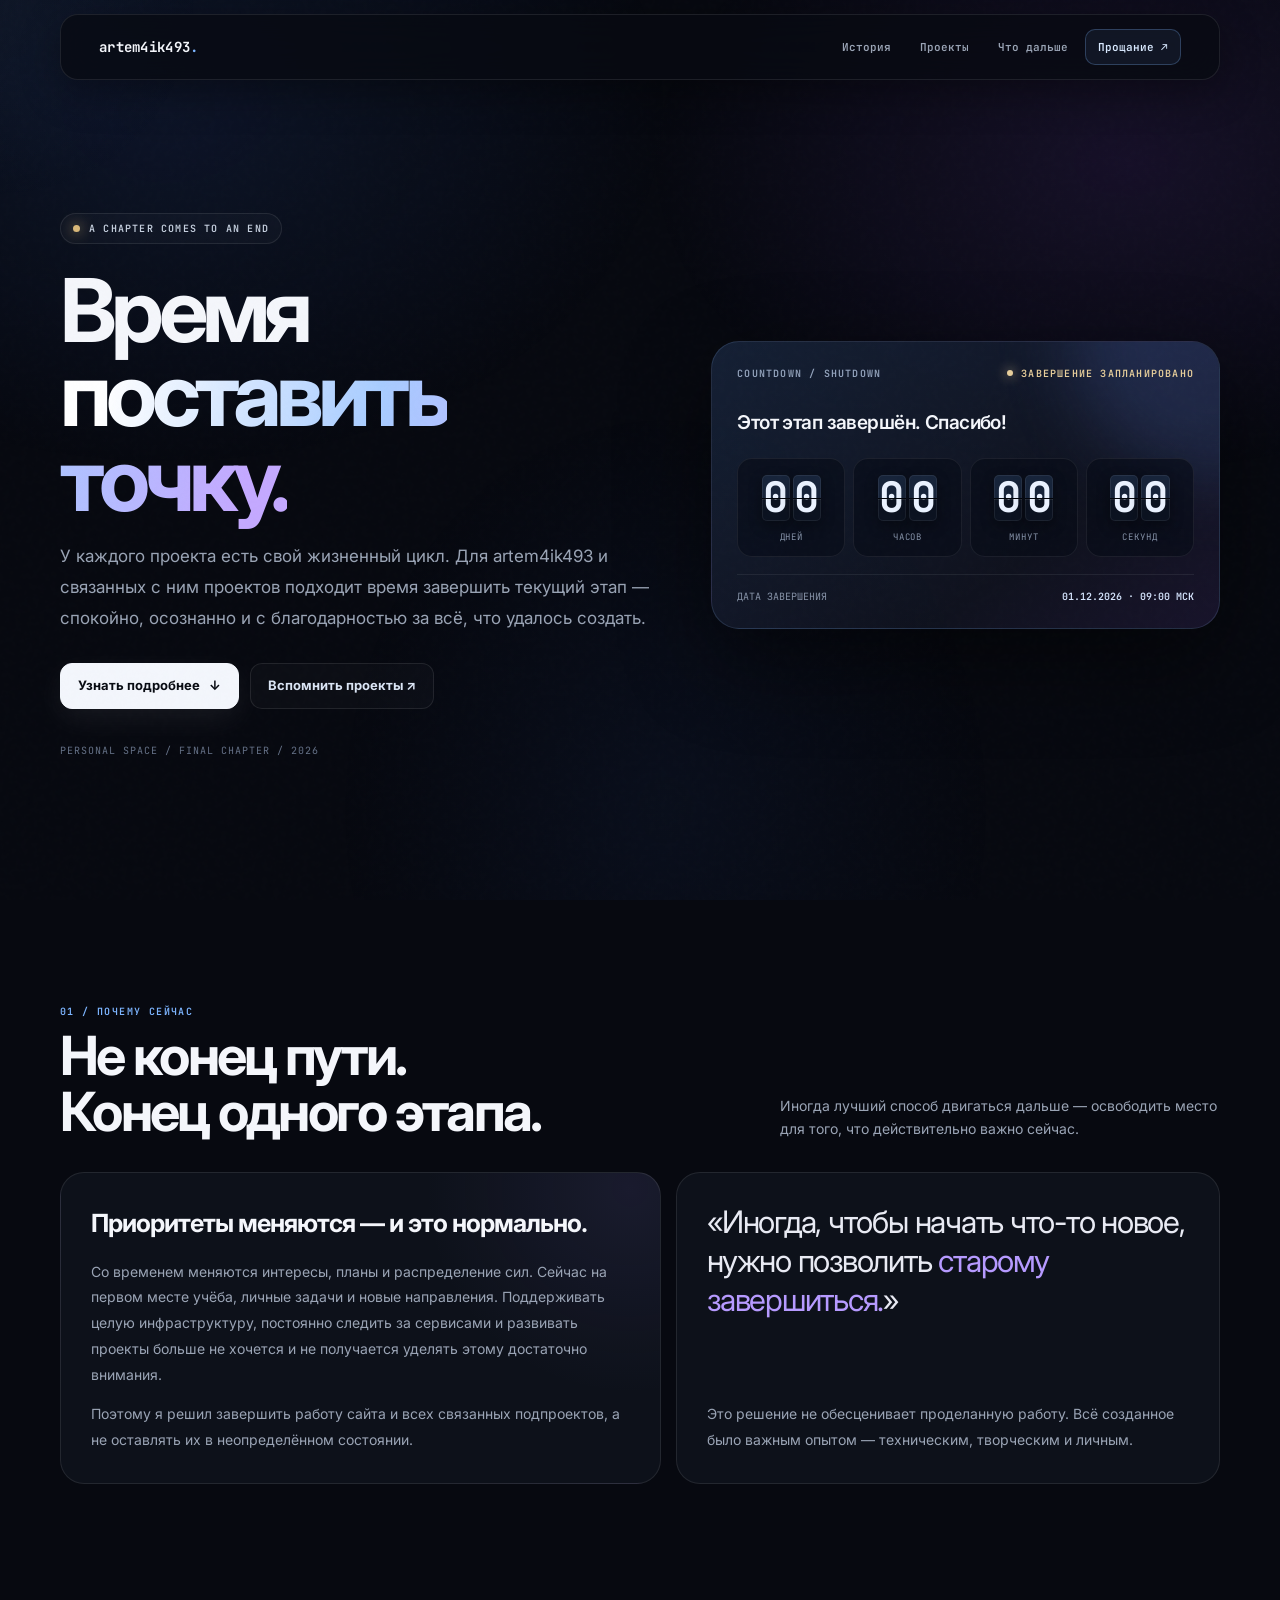
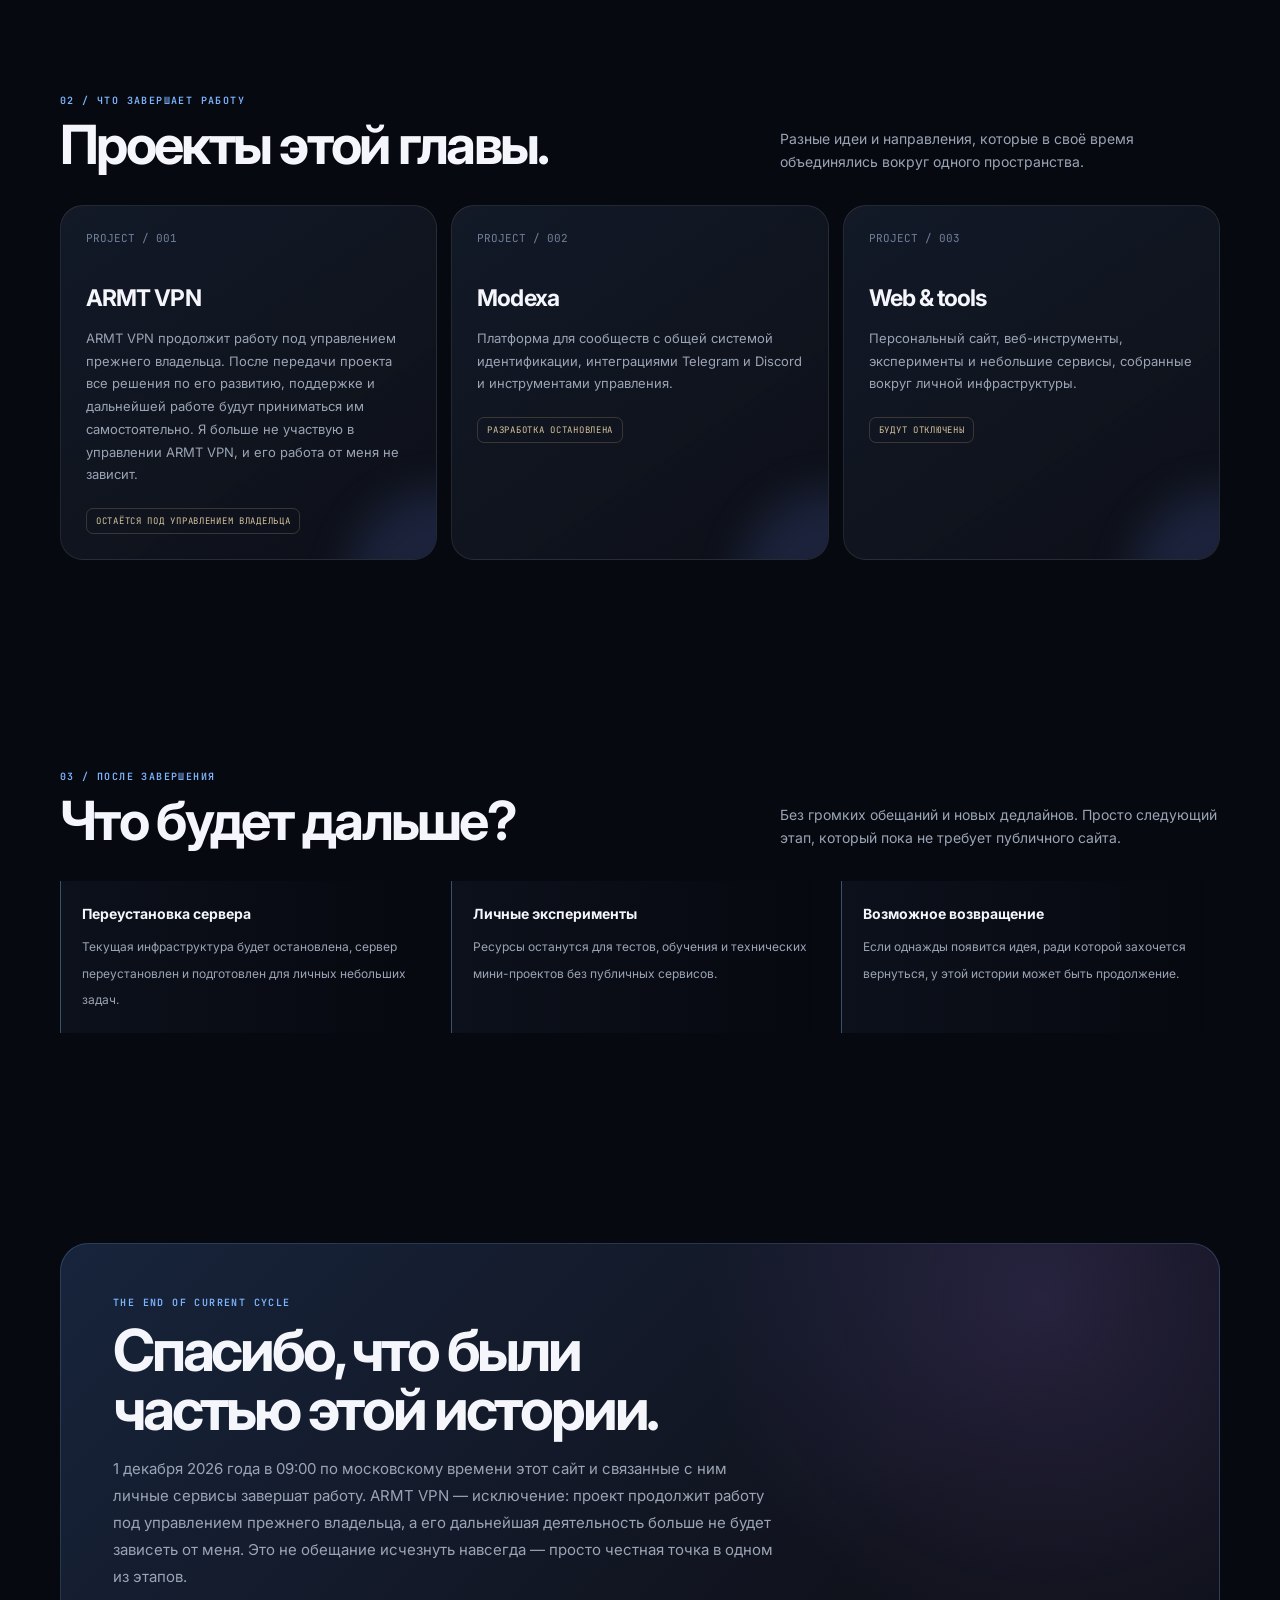
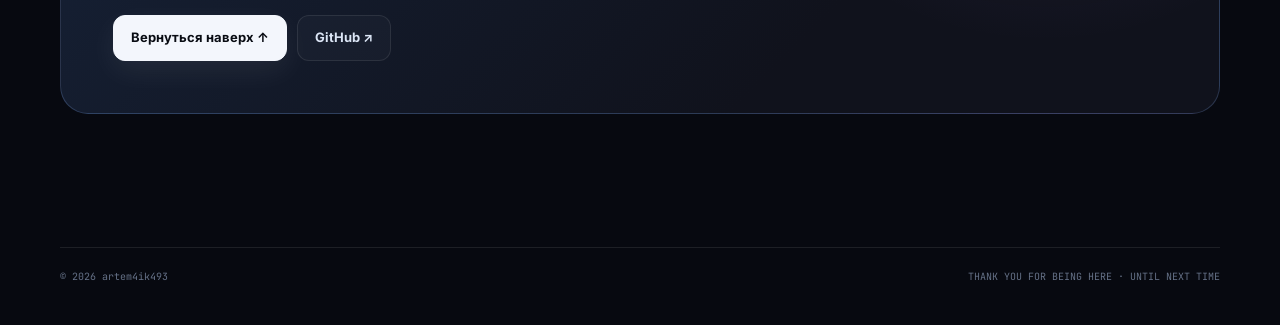
<file: index.html>
<!doctype html>
<html lang="ru">
<head>
<meta charset="utf-8"><meta name="viewport" content="width=device-width,initial-scale=1">
<meta name="theme-color" content="#070910">
<meta name="description" content="Последняя глава artem4ik493 — обратный отсчёт до завершения работы сайта и связанных проектов, 1 декабря 2026 года в 09:00 МСК.">
<meta name="robots" content="noindex,follow">
<title>artem4ik493 — Последняя глава</title>
<link rel="icon" type="image/x-icon" href="/assets/images/site-logo.ico"><link rel="icon" type="image/png" sizes="512x512" href="/assets/images/site-logo.png">
<link rel="preconnect" href="https://fonts.googleapis.com"><link rel="preconnect" href="https://fonts.gstatic.com" crossorigin>
<link href="https://fonts.googleapis.com/css2?family=Inter:wght@400;500;600;700;800&family=JetBrains+Mono:wght@400;600;700&display=swap" rel="stylesheet">
<style>
:root{--bg:#070910;--panel:rgba(17,21,31,.72);--line:rgba(255,255,255,.09);--text:#f4f6fb;--muted:#9aa4b5;--blue:#7db5ff;--violet:#b69aff;--ease:cubic-bezier(.22,1,.36,1);--mono:"JetBrains Mono",monospace;--sans:Inter,sans-serif}
*{box-sizing:border-box}html{scroll-behavior:smooth;scroll-padding-top:100px}body{margin:0;background:var(--bg);color:var(--text);font-family:var(--sans);line-height:1.65;overflow-x:hidden}
body:before{content:"";position:fixed;inset:0;z-index:-3;background:radial-gradient(ellipse at 13% 12%,#315dbb24,transparent 32%),radial-gradient(ellipse at 88% 18%,#8045ce20,transparent 30%),radial-gradient(ellipse at 52% 90%,#315dbb12,transparent 35%)}
body:after{content:"";position:fixed;inset:0;z-index:20;pointer-events:none;opacity:.1;background-image:url("data:image/svg+xml,%3Csvg viewBox='0 0 180 180' xmlns='http://www.w3.org/2000/svg'%3E%3Cfilter id='n'%3E%3CfeTurbulence type='fractalNoise' baseFrequency='.85' numOctaves='3' stitchTiles='stitch'/%3E%3C/filter%3E%3Crect width='100%25' height='100%25' opacity='.13' filter='url(%23n)'/%3E%3C/svg%3E")}
a{color:inherit}.container{width:min(1160px,calc(100% - 40px));margin:auto}
.progress{position:fixed;top:0;left:0;height:2px;width:var(--scroll,0%);z-index:100;background:linear-gradient(90deg,var(--blue),var(--violet));box-shadow:0 0 18px #7db5ff88}
header{position:fixed;top:14px;left:50%;transform:translateX(-50%);width:min(1160px,calc(100% - 28px));z-index:50;border:1px solid var(--line);border-radius:18px;background:#080b12c9;backdrop-filter:blur(20px);box-shadow:0 12px 40px #0005}
.nav{min-height:64px;padding:0 18px;display:flex;align-items:center;justify-content:space-between;gap:20px}.brand{text-decoration:none;font:700 14px var(--mono);letter-spacing:.02em}.brand span{color:var(--blue)}
.links{display:flex;align-items:center;gap:5px}.links a{padding:10px 12px;border-radius:10px;color:var(--muted);text-decoration:none;font:600 11px var(--mono);transition:.25s}.links a:hover{color:white;background:#ffffff0c}.links .nav-cta{border:1px solid #7db5ff44;color:#d9e9ff;background:#7db5ff12}
.menu{display:none;border:0;background:none;color:white;font-size:24px}
.hero{min-height:100svh;padding:150px 0 80px;display:flex;align-items:center}.hero-grid{display:grid;grid-template-columns:1.08fr .92fr;gap:54px;align-items:center}
.eyebrow{display:inline-flex;align-items:center;gap:9px;padding:8px 12px;border:1px solid var(--line);border-radius:99px;background:#ffffff06;color:#c6d0df;font:600 10px var(--mono);letter-spacing:.12em;text-transform:uppercase}.eyebrow:before{content:"";width:7px;height:7px;border-radius:50%;background:#d9b879;box-shadow:0 0 14px #d9b879;animation:pulse 2s infinite}
h1{font-size:clamp(52px,7.2vw,88px);line-height:.96;letter-spacing:-.065em;margin:24px 0 20px;font-weight:700}.gradient{background:linear-gradient(100deg,#fff 8%,#a8ccff 52%,#c4a9ff 92%);-webkit-background-clip:text;background-clip:text;color:transparent}
.hero-copy{max-width:620px;color:var(--muted);font-size:17px;line-height:1.8;margin:0}.hero-actions{display:flex;gap:11px;flex-wrap:wrap;margin-top:30px}
.btn{display:inline-flex;align-items:center;justify-content:center;gap:9px;min-height:46px;padding:0 17px;border:1px solid var(--line);border-radius:12px;text-decoration:none;font-size:13px;font-weight:700;transition:.3s var(--ease)}.btn:hover{transform:translateY(-3px)}.btn-primary{background:#f3f6fc;color:#090c13;border-color:#f3f6fc;box-shadow:0 10px 30px #fff1}.btn-ghost{background:#ffffff06;color:#dbe5f5}
.count-card{position:relative;padding:25px;border:1px solid #9abfff26;border-radius:28px;background:linear-gradient(145deg,#17243bdb,#111421d9 68%,#1b1630d9);box-shadow:0 30px 90px #0007;overflow:hidden}
.count-card:before{content:"";position:absolute;width:300px;height:300px;right:-150px;top:-160px;border-radius:50%;background:#6b8dff2b;filter:blur(35px)}
.card-top{position:relative;display:flex;justify-content:space-between;gap:15px;color:#94a4bd;font:600 10px var(--mono);letter-spacing:.12em;text-transform:uppercase}.live-dot{color:#e8cf9c}.live-dot:before{content:"";display:inline-block;width:6px;height:6px;border-radius:50%;margin:0 8px 1px 0;background:#e8cf9c;box-shadow:0 0 12px #e8cf9c}
.count-title{position:relative;margin:27px 0 20px;font-size:19px;font-weight:600;letter-spacing:-.03em}.timer{position:relative;display:grid;grid-template-columns:repeat(4,1fr);gap:8px}
.unit{min-width:0;padding:16px 7px 13px;border:1px solid #ffffff12;border-radius:15px;background:#080d19a8;text-align:center}.flip-clock{display:flex;justify-content:center;gap:3px;perspective:500px}.flip-digit{position:relative;display:block;width:.67em;height:1.08em;border-radius:5px;background:linear-gradient(180deg,#17243a 0 49%,#0b1220 50% 100%);box-shadow:0 5px 14px #0005,inset 0 0 0 1px #ffffff12;color:#eaf2ff;font:700 clamp(25px,3.3vw,42px)/1.08 var(--mono);font-variant-numeric:tabular-nums;overflow:hidden}.flip-digit:after{content:"";position:absolute;left:0;right:0;top:50%;height:1px;background:#02050b;box-shadow:0 1px #ffffff15}.flip-digit span{display:block}.flip-digit.flip-now{animation:flipDigit .52s cubic-bezier(.2,.75,.25,1)}.unit-label{display:block;margin-top:10px;color:#8794aa;font:9px var(--mono);letter-spacing:.1em;text-transform:uppercase}@keyframes flipDigit{0%{transform:rotateX(0);filter:brightness(1)}45%{transform:rotateX(-88deg);filter:brightness(.65)}55%{transform:rotateX(88deg);filter:brightness(.75)}100%{transform:rotateX(0);filter:brightness(1)}}
.deadline{position:relative;margin-top:17px;padding-top:15px;border-top:1px solid #ffffff12;display:flex;justify-content:space-between;gap:10px;color:#8793a8;font:10px var(--mono)}.deadline strong{color:#d7e6ff;font-weight:600}
.hero-foot{margin-top:35px;color:#657187;font:10px var(--mono);letter-spacing:.1em;text-transform:uppercase}
section{padding:105px 0}.section-head{display:flex;justify-content:space-between;align-items:end;gap:35px;margin-bottom:32px}.kicker{color:var(--blue);font:600 10px var(--mono);letter-spacing:.14em;text-transform:uppercase}.section-head h2{font-size:clamp(32px,4.5vw,54px);line-height:1.04;letter-spacing:-.05em;margin:10px 0 0}.section-head p{max-width:440px;margin:0;color:var(--muted);font-size:14px}
.story-grid{display:grid;grid-template-columns:1.05fr .95fr;gap:15px}.story-main,.story-side{border:1px solid var(--line);border-radius:24px;background:var(--panel);padding:30px}.story-main{background:radial-gradient(circle at 95% 5%,#7a68c51c,transparent 32%),var(--panel)}.story-main h3{font-size:25px;letter-spacing:-.04em;margin:0 0 14px}.story-main p,.story-side p{color:var(--muted);font-size:14px;line-height:1.85;margin:0}.story-side{display:flex;flex-direction:column;justify-content:space-between;gap:25px}.quote{font-size:clamp(22px,3vw,31px);line-height:1.25;letter-spacing:-.04em;color:#e8eaf3}.quote span{color:var(--violet)}
.project-grid{display:grid;grid-template-columns:repeat(3,1fr);gap:14px}.project{position:relative;min-height:250px;padding:25px;border:1px solid var(--line);border-radius:23px;background:linear-gradient(145deg,#151c2bdb,#0e1119e8);overflow:hidden;transition:.35s var(--ease)}.project:hover{transform:translateY(-6px);border-color:#91b8ff55;box-shadow:0 24px 60px #0005}.project:after{content:"";position:absolute;width:190px;height:190px;right:-100px;bottom:-120px;border-radius:50%;background:#6c8eff26;filter:blur(20px)}.project-index{color:#71809a;font:11px var(--mono)}.project h3{font-size:23px;letter-spacing:-.04em;margin:35px 0 9px}.project p{color:var(--muted);font-size:13px;line-height:1.75;margin:0}.project-state{display:inline-flex;margin-top:22px;padding:6px 9px;border:1px solid #d6bd8c35;border-radius:7px;color:#d7c49d;font:9px var(--mono);letter-spacing:.08em;text-transform:uppercase}
.next-grid{display:grid;grid-template-columns:repeat(3,1fr);gap:12px}.next-item{padding:21px;border-left:1px solid #8ab8ff66;background:linear-gradient(90deg,#8ab8ff0c,transparent);}.next-item b{display:block;font-size:14px;margin-bottom:7px}.next-item span{color:var(--muted);font-size:12px;line-height:1.7}
.final-card{position:relative;padding:clamp(28px,5vw,52px);border:1px solid #8ab8ff35;border-radius:28px;background:radial-gradient(circle at 85% 12%,#9169d52c,transparent 32%),linear-gradient(135deg,#17243b,#10121c 70%);overflow:hidden}.final-card h2{font-size:clamp(33px,5vw,58px);line-height:1.03;letter-spacing:-.055em;margin:12px 0 15px}.final-card p{max-width:660px;color:var(--muted);font-size:15px;line-height:1.8;margin:0}.final-actions{display:flex;gap:10px;flex-wrap:wrap;margin-top:25px}
footer{padding:28px 0 42px;color:#657187;font:10px var(--mono)}.footer-row{display:flex;justify-content:space-between;gap:20px;padding-top:22px;border-top:1px solid var(--line)}
.reveal{opacity:0;transform:translateY(22px);transition:opacity .8s var(--ease),transform .8s var(--ease)}.reveal.visible{opacity:1;transform:none}
.cursor-glow{position:fixed;width:420px;height:420px;left:0;top:0;z-index:-1;pointer-events:none;border-radius:50%;background:radial-gradient(circle,#7caaff0c,transparent 68%);transform:translate(-50%,-50%)}
@keyframes pulse{50%{opacity:.35}}@keyframes float{50%{transform:translateY(-10px)}}.count-card{animation:float 8s ease-in-out infinite}
@media(max-width:900px){.hero-grid{grid-template-columns:1fr;gap:38px}.count-card{max-width:650px}.project-grid{grid-template-columns:1fr 1fr}.story-grid{grid-template-columns:1fr}.links{display:none}.menu{display:block}.nav.open .links{display:flex;position:absolute;top:70px;left:8px;right:8px;flex-direction:column;align-items:stretch;padding:8px;border:1px solid var(--line);border-radius:14px;background:#090d17f5}.nav.open .links a{padding:13px}}
@media(max-width:620px){.container{width:calc(100% - 28px)}.hero{padding:125px 0 65px}.hero-grid{gap:30px}h1{font-size:clamp(48px,14vw,68px)}.hero-copy{font-size:15px}.count-card{padding:19px;border-radius:21px}.timer{gap:5px}.unit{padding:13px 3px 11px}.digits{font-size:clamp(22px,7vw,32px)}.unit-label{font-size:7px}.deadline{font-size:8px}section{padding:75px 0}.section-head{display:block}.section-head p{margin-top:14px}.project-grid,.next-grid{grid-template-columns:1fr}.project{min-height:205px}.story-main,.story-side{padding:23px}.footer-row{flex-direction:column;gap:9px}}
@media(prefers-reduced-motion:reduce){*,*:before,*:after{animation:none!important;transition:none!important;scroll-behavior:auto!important}.reveal{opacity:1;transform:none}.cursor-glow{display:none}}
</style></head>
<body><div class="progress" id="progress"></div><div class="cursor-glow" id="cursorGlow"></div>
<header><nav class="nav container" id="nav"><a class="brand" href="#home">artem4ik493<span>.</span></a><button class="menu" id="menu" aria-label="Открыть меню">☰</button><div class="links"><a href="#about">История</a><a href="#projects">Проекты</a><a href="#next">Что дальше</a><a class="nav-cta" href="#closing">Прощание ↗</a></div></nav></header>
<main>
<section class="hero" id="home"><div class="container hero-grid">
<div class="reveal"><div class="eyebrow">A chapter comes to an end</div><h1>Время<br><span class="gradient">поставить точку.</span></h1><p class="hero-copy">У каждого проекта есть свой жизненный цикл. Для artem4ik493 и связанных с ним проектов подходит время завершить текущий этап — спокойно, осознанно и с благодарностью за всё, что удалось создать.</p><div class="hero-actions"><a class="btn btn-primary" href="#about">Узнать подробнее <span>↓</span></a><a class="btn btn-ghost" href="#projects">Вспомнить проекты ↗</a></div><div class="hero-foot">PERSONAL SPACE / FINAL CHAPTER / 2026</div></div>
<div class="count-card reveal"><div class="card-top"><span>Countdown / shutdown</span><span class="live-dot">Завершение запланировано</span></div><div class="count-title">До завершения работы осталось</div><div class="timer" role="timer" aria-label="Обратный отсчёт до 1 декабря 2026 года, 09:00 по Москве"><div class="unit"><span class="flip-clock" id="days"><span class="flip-digit">0</span><span class="flip-digit">0</span></span><span class="unit-label">Дней</span></div><div class="unit"><span class="flip-clock" id="hours"><span class="flip-digit">0</span><span class="flip-digit">0</span></span><span class="unit-label">Часов</span></div><div class="unit"><span class="flip-clock" id="minutes"><span class="flip-digit">0</span><span class="flip-digit">0</span></span><span class="unit-label">Минут</span></div><div class="unit"><span class="flip-clock" id="seconds"><span class="flip-digit">0</span><span class="flip-digit">0</span></span><span class="unit-label">Секунд</span></div></div><div class="deadline"><span>ДАТА ЗАВЕРШЕНИЯ</span><strong>01.12.2026 · 09:00 МСК</strong></div></div>
</div></section>
<section id="about"><div class="container"><div class="section-head reveal"><div><div class="kicker">01 / почему сейчас</div><h2>Не конец пути.<br>Конец одного этапа.</h2></div><p>Иногда лучший способ двигаться дальше — освободить место для того, что действительно важно сейчас.</p></div><div class="story-grid"><article class="story-main reveal"><h3>Приоритеты меняются — и это нормально.</h3><p>Со временем меняются интересы, планы и распределение сил. Сейчас на первом месте учёба, личные задачи и новые направления. Поддерживать целую инфраструктуру, постоянно следить за сервисами и развивать проекты больше не хочется и не получается уделять этому достаточно внимания.</p><p style="margin-top:13px">Поэтому я решил завершить работу сайта и всех связанных подпроектов, а не оставлять их в неопределённом состоянии.</p></article><aside class="story-side reveal"><div class="quote">«Иногда, чтобы начать что-то новое, нужно позволить <span>старому завершиться.</span>»</div><p>Это решение не обесценивает проделанную работу. Всё созданное было важным опытом — техническим, творческим и личным.</p></aside></div></div></section>
<section id="projects"><div class="container"><div class="section-head reveal"><div><div class="kicker">02 / что завершает работу</div><h2>Проекты этой главы.</h2></div><p>Разные идеи и направления, которые в своё время объединялись вокруг одного пространства.</p></div><div class="project-grid">
<article class="project reveal"><div class="project-index">PROJECT / 001</div><h3>ARMT VPN</h3><p>ARMT VPN продолжит работу под управлением прежнего владельца. После передачи проекта все решения по его развитию, поддержке и дальнейшей работе будут приниматься им самостоятельно. Я больше не участвую в управлении ARMT VPN, и его работа от меня не зависит.</p><span class="project-state">Остаётся под управлением владельца</span></article>
<article class="project reveal"><div class="project-index">PROJECT / 002</div><h3>Modexa</h3><p>Платформа для сообществ с общей системой идентификации, интеграциями Telegram и Discord и инструментами управления.</p><span class="project-state">Разработка остановлена</span></article>
<article class="project reveal"><div class="project-index">PROJECT / 003</div><h3>Web & tools</h3><p>Персональный сайт, веб-инструменты, эксперименты и небольшие сервисы, собранные вокруг личной инфраструктуры.</p><span class="project-state">Будут отключены</span></article>
</div></div></section>
<section id="next"><div class="container"><div class="section-head reveal"><div><div class="kicker">03 / после завершения</div><h2>Что будет дальше?</h2></div><p>Без громких обещаний и новых дедлайнов. Просто следующий этап, который пока не требует публичного сайта.</p></div><div class="next-grid"><div class="next-item reveal"><b>Переустановка сервера</b><span>Текущая инфраструктура будет остановлена, сервер переустановлен и подготовлен для личных небольших задач.</span></div><div class="next-item reveal"><b>Личные эксперименты</b><span>Ресурсы останутся для тестов, обучения и технических мини-проектов без публичных сервисов.</span></div><div class="next-item reveal"><b>Возможное возвращение</b><span>Если однажды появится идея, ради которой захочется вернуться, у этой истории может быть продолжение.</span></div></div></div></section>
<section id="closing"><div class="container"><div class="final-card reveal"><div class="kicker">THE END OF CURRENT CYCLE</div><h2>Спасибо, что были<br>частью этой истории.</h2><p>1 декабря 2026 года в 09:00 по московскому времени этот сайт и связанные с ним личные сервисы завершат работу. ARMT VPN — исключение: проект продолжит работу под управлением прежнего владельца, а его дальнейшая деятельность больше не будет зависеть от меня. Это не обещание исчезнуть навсегда — просто честная точка в одном из этапов.</p><div class="final-actions"><a class="btn btn-primary" href="#home">Вернуться наверх ↑</a><a class="btn btn-ghost" href="https://github.com/Artem4ik493">GitHub ↗</a></div></div></div></section>
</main>
<footer><div class="container footer-row"><span>© 2026 artem4ik493</span><span>THANK YOU FOR BEING HERE · UNTIL NEXT TIME</span></div></footer>
<script>
(()=>{const end=new Date('2026-12-01T09:00:00+03:00').getTime(),els={days:document.getElementById('days'),hours:document.getElementById('hours'),minutes:document.getElementById('minutes'),seconds:document.getElementById('seconds')},pad=n=>String(n).padStart(2,'0');function setFlip(el,value){const chars=value.split(''),digits=[...el.querySelectorAll('.flip-digit')];digits.forEach((digit,i)=>{const next=chars[i]||'0',current=digit.textContent.trim();if(current===next)return;digit.textContent=next;digit.classList.remove('flip-now');void digit.offsetWidth;digit.classList.add('flip-now')})}function tick(){let s=Math.max(0,Math.floor((end-Date.now())/1000));setFlip(els.days,pad(Math.floor(s/86400)));setFlip(els.hours,pad(Math.floor(s%86400/3600)));setFlip(els.minutes,pad(Math.floor(s%3600/60)));setFlip(els.seconds,pad(s%60));if(s===0)document.querySelector('.count-title').textContent='Этот этап завершён. Спасибо!'}tick();setInterval(tick,1000);
const nav=document.getElementById('nav');document.getElementById('menu').addEventListener('click',()=>nav.classList.toggle('open'));document.querySelectorAll('.links a').forEach(a=>a.addEventListener('click',()=>nav.classList.remove('open')));
const reduced=matchMedia('(prefers-reduced-motion: reduce)').matches;const reveal=new IntersectionObserver(entries=>entries.forEach(e=>{if(e.isIntersecting){e.target.classList.add('visible');reveal.unobserve(e.target)}}),{threshold:.12});document.querySelectorAll('.reveal').forEach(el=>reveal.observe(el));
const progress=document.getElementById('progress');function scroll(){let max=document.documentElement.scrollHeight-innerHeight;progress.style.setProperty('--scroll',(max?scrollY/max*100:0)+'%')}addEventListener('scroll',scroll,{passive:true});scroll();
if(!reduced&&!matchMedia('(pointer:coarse)').matches){const glow=document.getElementById('cursorGlow');let queued=false;addEventListener('pointermove',e=>{if(queued)return;queued=true;requestAnimationFrame(()=>{glow.style.left=e.clientX+'px';glow.style.top=e.clientY+'px';queued=false})},{passive:true})}
})();
</script></body></html>
</file>
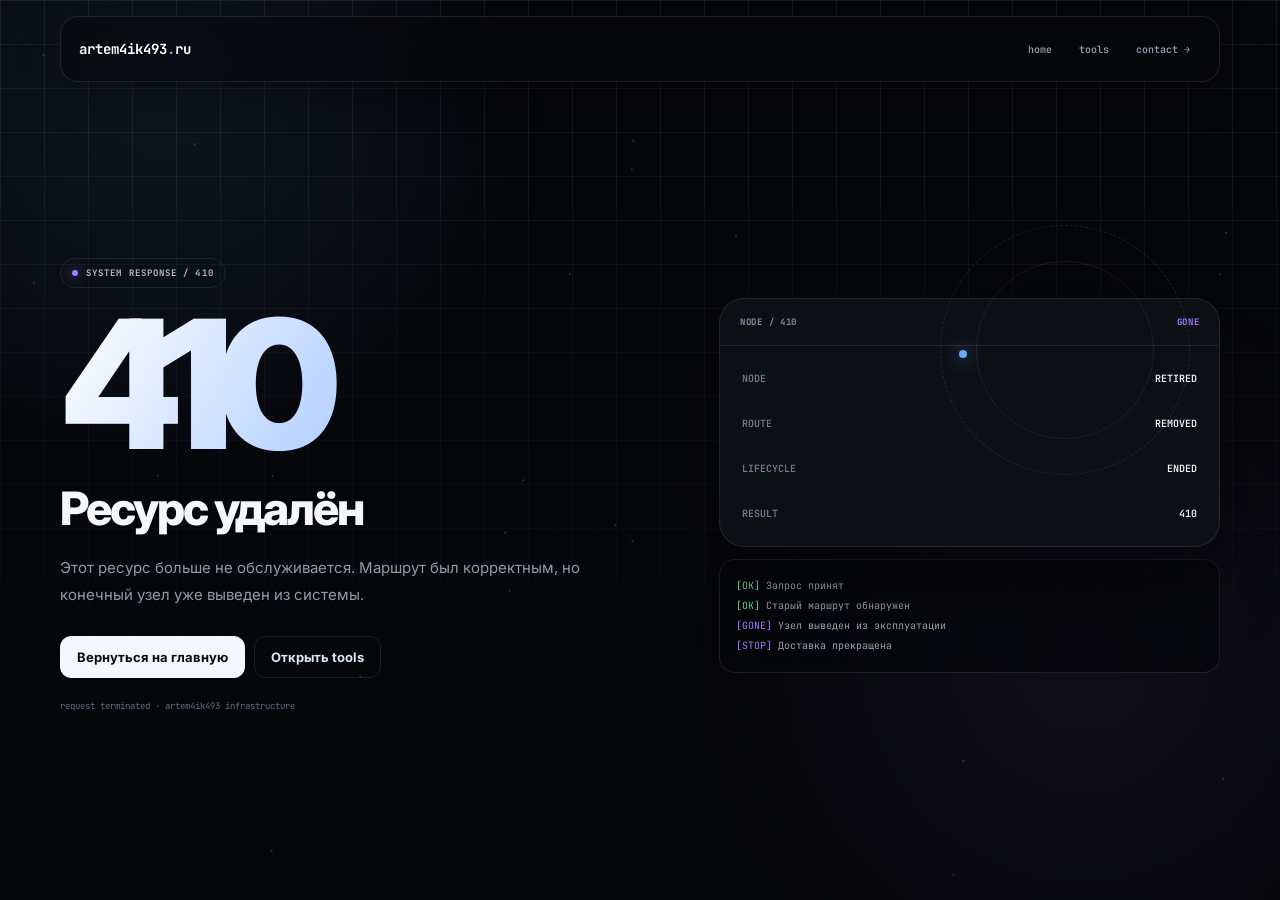
<file: 410.html>
<!doctype html><html lang="ru"><head><meta charset="UTF-8"><meta name="viewport" content="width=device-width,initial-scale=1"><meta name="theme-color" content="#06070a"><title>Ресурс удалён | artem4ik493</title><link rel="preconnect" href="https://fonts.googleapis.com"><link rel="preconnect" href="https://fonts.gstatic.com" crossorigin><link href="https://fonts.googleapis.com/css2?family=Inter:wght@400;500;600;700;800;900&family=JetBrains+Mono:wght@400;600;700&display=swap" rel="stylesheet"><link rel="stylesheet" href="/effects.css"><style>
:root{--bg:#06070a;--panel:rgba(15,18,24,.78);--line:rgba(255,255,255,.09);--text:#f5f7fb;--muted:#929aaa;--accent:#68a7ff;--violet:#a47cff;--danger:#a47cff}
*{box-sizing:border-box}html{scroll-behavior:smooth}body{margin:0;min-height:100vh;background:var(--bg);color:var(--text);font-family:Inter,sans-serif;overflow-x:hidden}body:before{content:"";position:fixed;inset:0;z-index:-3;background:radial-gradient(circle at 15% 15%,#68a7ff18,transparent 28%),radial-gradient(circle at 82% 72%,#a47cff12,transparent 30%)}body:after{content:"";position:fixed;inset:0;z-index:-2;background-image:linear-gradient(#fff1 1px,transparent 1px),linear-gradient(90deg,#fff1 1px,transparent 1px);background-size:44px 44px;mask-image:linear-gradient(#000,transparent 88%)}.wrap{width:min(1160px,calc(100% - 28px));margin:auto}
header{position:fixed;top:16px;left:50%;transform:translateX(-50%);width:min(1160px,calc(100% - 28px));z-index:20;border:1px solid var(--line);border-radius:18px;background:#07090db8;backdrop-filter:blur(20px);box-shadow:0 12px 40px #0005}.nav{min-height:64px;padding:0 18px;display:flex;align-items:center;justify-content:space-between}.logo{color:#fff;text-decoration:none;font:700 14px 'JetBrains Mono'}.logo span{color:var(--accent)}.links{display:flex;gap:5px}.links a{padding:9px 11px;border-radius:9px;color:var(--muted);text-decoration:none;font:600 10px 'JetBrains Mono'}.links a:hover{color:#fff;background:#fff08}.links .active{color:#fff;background:#fff08}
main{min-height:100vh;padding:150px 0 80px;display:grid;place-items:center}.grid{width:100%;display:grid;grid-template-columns:1.08fr .92fr;gap:70px;align-items:center}.eyebrow{display:inline-flex;align-items:center;gap:8px;padding:8px 11px;border:1px solid var(--line);border-radius:999px;color:#aeb9ca;background:#fff04;font:700 9px 'JetBrains Mono';letter-spacing:.12em;text-transform:uppercase}.eyebrow:before{content:"";width:6px;height:6px;border-radius:50%;background:var(--danger);box-shadow:0 0 14px var(--danger)}
.code{font:900 clamp(90px,14vw,180px)/.85 Inter,sans-serif;letter-spacing:-.08em;margin:20px 0;background:linear-gradient(120deg,#fff,#a9caff 60%,#c3a5ff);-webkit-background-clip:text;color:transparent}.subtitle{font-size:clamp(28px,4vw,46px);font-weight:800;letter-spacing:-.045em}.lead{max-width:650px;color:var(--muted);line-height:1.8;font-size:15px;margin:18px 0 0}.actions{display:flex;gap:9px;flex-wrap:wrap;margin-top:28px}.btn{display:inline-flex;padding:12px 16px;border:1px solid var(--line);border-radius:11px;color:#dce6f5;text-decoration:none;background:#fff04;font-size:13px;font-weight:700}.btn.primary{background:#f4f7ff;color:#080a0e;border-color:#f4f7ff}
.panel{border:1px solid var(--line);border-radius:25px;background:var(--panel);backdrop-filter:blur(18px);box-shadow:0 30px 80px #0007;overflow:hidden}.head{padding:17px 20px;border-bottom:1px solid var(--line);display:flex;justify-content:space-between;font:700 9px 'JetBrains Mono';color:#8390a3;letter-spacing:.08em}.status{color:var(--danger)}.body{padding:10px 22px}.row{display:flex;justify-content:space-between;gap:20px;padding:16px 0;border-bottom:1px solid #fff09;font:600 10px 'JetBrains Mono'}.row:last-child{border:0}.label{color:#707d90}.value{text-align:right;color:#f0f4fb}.terminal{margin-top:12px;padding:16px;border:1px solid var(--line);border-radius:16px;background:#05070bcc;color:#9da8b8;font:10px/2 'JetBrains Mono';background-image:linear-gradient(transparent 48%,#68a7ff09 50%,transparent 52%);background-size:100% 240px;animation:scan 7s linear infinite}.ok{color:#71dd9b}.err{color:var(--danger)}.hint{color:#5e6979}.note{margin-top:22px;color:#5e6b7e;font:9px 'JetBrains Mono'}
.orbit{position:fixed;right:7%;top:25%;width:250px;height:250px;border:1px dashed #68a7ff2b;border-radius:50%;pointer-events:none;animation:spin 22s linear infinite}.orbit:before{content:"";position:absolute;inset:35px;border:1px solid #a47cff20;border-radius:50%}.orbit:after{content:"";position:absolute;width:8px;height:8px;left:18px;top:50%;border-radius:50%;background:var(--accent);box-shadow:0 0 20px var(--accent)}
@keyframes spin{to{transform:rotate(360deg)}}@keyframes scan{to{background-position:0 240px}}@media(max-width:850px){.grid{grid-template-columns:1fr;gap:35px}.orbit{width:150px;height:150px;right:-40px;top:24%;opacity:.3}main{padding-top:125px}.links a:nth-child(3){display:none}}@media(max-width:560px){.wrap{width:calc(100% - 26px)}.code{font-size:88px}.subtitle{font-size:30px}.panel{margin-bottom:20px}.links a:nth-child(2){display:none}}@media(prefers-reduced-motion:reduce){.orbit,.terminal{animation:none}html{scroll-behavior:auto}}
/* Mobile refinement — preserve desktop error-page composition */
@media (max-width:850px){
  .wrap{width:min(100% - 32px,1160px)}
  header{width:calc(100% - 24px);top:12px}
  main{padding-top:128px}
  .grid{grid-template-columns:1fr;gap:34px}
}
@media (max-width:560px){
  .wrap{width:calc(100% - 26px)}
  header{width:calc(100% - 18px);top:9px;border-radius:15px}
  .nav{min-height:56px;padding:0 12px}
  .logo{font-size:12px}
  .links{gap:2px}
  .links a{min-height:42px;display:flex;align-items:center;padding:8px 9px}
  main{padding:104px 0 54px}
  .code{font-size:clamp(82px,24vw,112px);margin:16px 0}
  .subtitle{font-size:clamp(28px,8vw,34px);line-height:1.08}
  .lead{font-size:14px;line-height:1.7;margin-top:14px}
  .actions{gap:8px;margin-top:22px}
  .btn{min-height:44px;align-items:center}
  .panel{border-radius:20px}
  .head{padding:15px 16px}
  .body{padding:7px 16px}
  .row{padding:14px 0;gap:12px}
  .terminal{padding:14px;border-radius:14px;font-size:9px;line-height:1.9}
  .orbit{width:130px;height:130px;right:-55px;top:20%;opacity:.25}
}
@media (max-width:380px){
  .wrap{width:calc(100% - 22px)}
  .links a:nth-child(2){display:none}
  .code{font-size:80px}
}
@media (hover:none),(pointer:coarse){
  .orbit{animation:none}
}
</style></head><body><header><nav class="nav"><a class="logo" href="/">artem4ik493<span>.</span>ru</a><div class="links"><a href="/">home</a><a href="/tools.html">tools</a><a href="/#contact">contact →</a></div></nav></header>
<main class="wrap"><div class="grid"><section><span class="eyebrow">system response / 410</span><div class="code">410</div><div class="subtitle">Ресурс удалён</div><p class="lead">Этот ресурс больше не обслуживается. Маршрут был корректным, но конечный узел уже выведен из системы.</p><div class="actions"><a class="btn primary" href="/">Вернуться на главную</a><a class="btn" href="/tools.html">Открыть tools</a></div><div class="note">request terminated · artem4ik493 infrastructure</div></section><section><div class="panel"><div class="head"><span>NODE / 410</span><span class="status">GONE</span></div><div class="body"><div class="row"><span class="label">NODE</span><span class="value">RETIRED</span></div><div class="row"><span class="label">ROUTE</span><span class="value">REMOVED</span></div><div class="row"><span class="label">LIFECYCLE</span><span class="value">ENDED</span></div><div class="row"><span class="label">RESULT</span><span class="value">410</span></div></div></div><div class="terminal"><span class="ok">[OK]</span> Запрос принят<br><span class="ok">[OK]</span> Старый маршрут обнаружен<br><span class="err">[GONE]</span> Узел выведен из эксплуатации<br><span class="err">[STOP]</span> Доставка прекращена</div></section></div></main><div class="orbit" aria-hidden="true"></div><script src="/effects.js" defer></script></body></html>
</file>
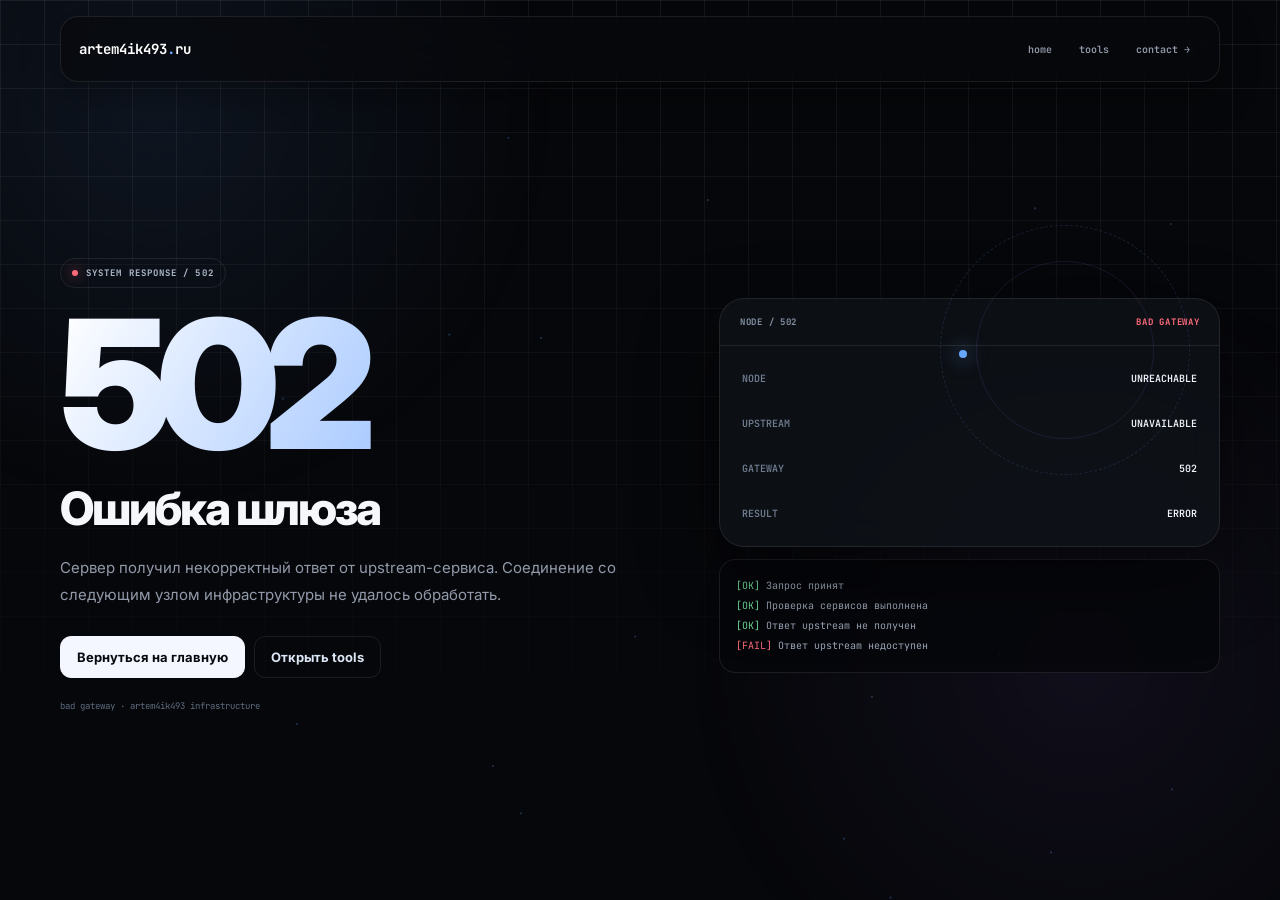
<file: 50x.html>
<!doctype html><html lang="ru"><head><meta charset="UTF-8"><meta name="viewport" content="width=device-width,initial-scale=1"><meta name="theme-color" content="#06070a"><title>Ошибка шлюза | artem4ik493</title><link rel="preconnect" href="https://fonts.googleapis.com"><link rel="preconnect" href="https://fonts.gstatic.com" crossorigin><link href="https://fonts.googleapis.com/css2?family=Inter:wght@400;500;600;700;800;900&family=JetBrains+Mono:wght@400;600;700&display=swap" rel="stylesheet"><link rel="stylesheet" href="/effects.css"><style>
:root{--bg:#06070a;--panel:rgba(15,18,24,.78);--line:rgba(255,255,255,.09);--text:#f5f7fb;--muted:#929aaa;--accent:#68a7ff;--violet:#a47cff;--danger:#ff6b7a}
*{box-sizing:border-box}html{scroll-behavior:smooth}body{margin:0;min-height:100vh;background:var(--bg);color:var(--text);font-family:Inter,sans-serif;overflow-x:hidden}body:before{content:"";position:fixed;inset:0;z-index:-3;background:radial-gradient(circle at 15% 15%,#68a7ff18,transparent 28%),radial-gradient(circle at 82% 72%,#a47cff12,transparent 30%)}body:after{content:"";position:fixed;inset:0;z-index:-2;background-image:linear-gradient(#fff1 1px,transparent 1px),linear-gradient(90deg,#fff1 1px,transparent 1px);background-size:44px 44px;mask-image:linear-gradient(#000,transparent 88%)}.wrap{width:min(1160px,calc(100% - 28px));margin:auto}
header{position:fixed;top:16px;left:50%;transform:translateX(-50%);width:min(1160px,calc(100% - 28px));z-index:20;border:1px solid var(--line);border-radius:18px;background:#07090db8;backdrop-filter:blur(20px);box-shadow:0 12px 40px #0005}.nav{min-height:64px;padding:0 18px;display:flex;align-items:center;justify-content:space-between}.logo{color:#fff;text-decoration:none;font:700 14px 'JetBrains Mono'}.logo span{color:var(--accent)}.links{display:flex;gap:5px}.links a{padding:9px 11px;border-radius:9px;color:var(--muted);text-decoration:none;font:600 10px 'JetBrains Mono'}.links a:hover{color:#fff;background:#fff08}.links .active{color:#fff;background:#fff08}
main{min-height:100vh;padding:150px 0 80px;display:grid;place-items:center}.grid{width:100%;display:grid;grid-template-columns:1.08fr .92fr;gap:70px;align-items:center}.eyebrow{display:inline-flex;align-items:center;gap:8px;padding:8px 11px;border:1px solid var(--line);border-radius:999px;color:#aeb9ca;background:#fff04;font:700 9px 'JetBrains Mono';letter-spacing:.12em;text-transform:uppercase}.eyebrow:before{content:"";width:6px;height:6px;border-radius:50%;background:var(--danger);box-shadow:0 0 14px var(--danger)}
.code{font:900 clamp(90px,14vw,180px)/.85 Inter,sans-serif;letter-spacing:-.08em;margin:20px 0;background:linear-gradient(120deg,#fff,#a9caff 60%,#c3a5ff);-webkit-background-clip:text;color:transparent}.subtitle{font-size:clamp(28px,4vw,46px);font-weight:800;letter-spacing:-.045em}.lead{max-width:650px;color:var(--muted);line-height:1.8;font-size:15px;margin:18px 0 0}.actions{display:flex;gap:9px;flex-wrap:wrap;margin-top:28px}.btn{display:inline-flex;padding:12px 16px;border:1px solid var(--line);border-radius:11px;color:#dce6f5;text-decoration:none;background:#fff04;font-size:13px;font-weight:700}.btn.primary{background:#f4f7ff;color:#080a0e;border-color:#f4f7ff}
.panel{border:1px solid var(--line);border-radius:25px;background:var(--panel);backdrop-filter:blur(18px);box-shadow:0 30px 80px #0007;overflow:hidden}.head{padding:17px 20px;border-bottom:1px solid var(--line);display:flex;justify-content:space-between;font:700 9px 'JetBrains Mono';color:#8390a3;letter-spacing:.08em}.status{color:var(--danger)}.body{padding:10px 22px}.row{display:flex;justify-content:space-between;gap:20px;padding:16px 0;border-bottom:1px solid #fff09;font:600 10px 'JetBrains Mono'}.row:last-child{border:0}.label{color:#707d90}.value{text-align:right;color:#f0f4fb}.terminal{margin-top:12px;padding:16px;border:1px solid var(--line);border-radius:16px;background:#05070bcc;color:#9da8b8;font:10px/2 'JetBrains Mono';background-image:linear-gradient(transparent 48%,#68a7ff09 50%,transparent 52%);background-size:100% 240px;animation:scan 7s linear infinite}.ok{color:#71dd9b}.err{color:var(--danger)}.hint{color:#5e6979}.note{margin-top:22px;color:#5e6b7e;font:9px 'JetBrains Mono'}
.orbit{position:fixed;right:7%;top:25%;width:250px;height:250px;border:1px dashed #68a7ff2b;border-radius:50%;pointer-events:none;animation:spin 22s linear infinite}.orbit:before{content:"";position:absolute;inset:35px;border:1px solid #a47cff20;border-radius:50%}.orbit:after{content:"";position:absolute;width:8px;height:8px;left:18px;top:50%;border-radius:50%;background:var(--accent);box-shadow:0 0 20px var(--accent)}
@keyframes spin{to{transform:rotate(360deg)}}@keyframes scan{to{background-position:0 240px}}@media(max-width:850px){.grid{grid-template-columns:1fr;gap:35px}.orbit{width:150px;height:150px;right:-40px;top:24%;opacity:.3}main{padding-top:125px}.links a:nth-child(3){display:none}}@media(max-width:560px){.wrap{width:calc(100% - 26px)}.code{font-size:88px}.subtitle{font-size:30px}.panel{margin-bottom:20px}.links a:nth-child(2){display:none}}@media(prefers-reduced-motion:reduce){.orbit,.terminal{animation:none}html{scroll-behavior:auto}}
/* Mobile refinement — preserve desktop error-page composition */
@media (max-width:850px){
  .wrap{width:min(100% - 32px,1160px)}
  header{width:calc(100% - 24px);top:12px}
  main{padding-top:128px}
  .grid{grid-template-columns:1fr;gap:34px}
}
@media (max-width:560px){
  .wrap{width:calc(100% - 26px)}
  header{width:calc(100% - 18px);top:9px;border-radius:15px}
  .nav{min-height:56px;padding:0 12px}
  .logo{font-size:12px}
  .links{gap:2px}
  .links a{min-height:42px;display:flex;align-items:center;padding:8px 9px}
  main{padding:104px 0 54px}
  .code{font-size:clamp(82px,24vw,112px);margin:16px 0}
  .subtitle{font-size:clamp(28px,8vw,34px);line-height:1.08}
  .lead{font-size:14px;line-height:1.7;margin-top:14px}
  .actions{gap:8px;margin-top:22px}
  .btn{min-height:44px;align-items:center}
  .panel{border-radius:20px}
  .head{padding:15px 16px}
  .body{padding:7px 16px}
  .row{padding:14px 0;gap:12px}
  .terminal{padding:14px;border-radius:14px;font-size:9px;line-height:1.9}
  .orbit{width:130px;height:130px;right:-55px;top:20%;opacity:.25}
}
@media (max-width:380px){
  .wrap{width:calc(100% - 22px)}
  .links a:nth-child(2){display:none}
  .code{font-size:80px}
}
@media (hover:none),(pointer:coarse){
  .orbit{animation:none}
}
</style></head><body><header><nav class="nav"><a class="logo" href="/">artem4ik493<span>.</span>ru</a><div class="links"><a href="/">home</a><a href="/tools.html">tools</a><a href="/#contact">contact →</a></div></nav></header>
<main class="wrap"><div class="grid"><section><span class="eyebrow">system response / 502</span><div class="code">502</div><div class="subtitle">Ошибка шлюза</div><p class="lead">Сервер получил некорректный ответ от upstream-сервиса. Соединение со следующим узлом инфраструктуры не удалось обработать.</p><div class="actions"><a class="btn primary" href="/">Вернуться на главную</a><a class="btn" href="/tools.html">Открыть tools</a></div><div class="note">bad gateway · artem4ik493 infrastructure</div></section><section><div class="panel"><div class="head"><span>NODE / 502</span><span class="status">BAD GATEWAY</span></div><div class="body"><div class="row"><span class="label">NODE</span><span class="value">UNREACHABLE</span></div><div class="row"><span class="label">UPSTREAM</span><span class="value">UNAVAILABLE</span></div><div class="row"><span class="label">GATEWAY</span><span class="value">502</span></div><div class="row"><span class="label">RESULT</span><span class="value">ERROR</span></div></div></div><div class="terminal"><span class="ok">[OK]</span> Запрос принят<br><span class="ok">[OK]</span> Проверка сервисов выполнена<br><span class="ok">[OK]</span> Ответ upstream не получен<br><span class="err">[FAIL]</span> Ответ upstream недоступен</div></section></div></main><div class="orbit" aria-hidden="true"></div><script src="/effects.js" defer></script></body></html>
</file>
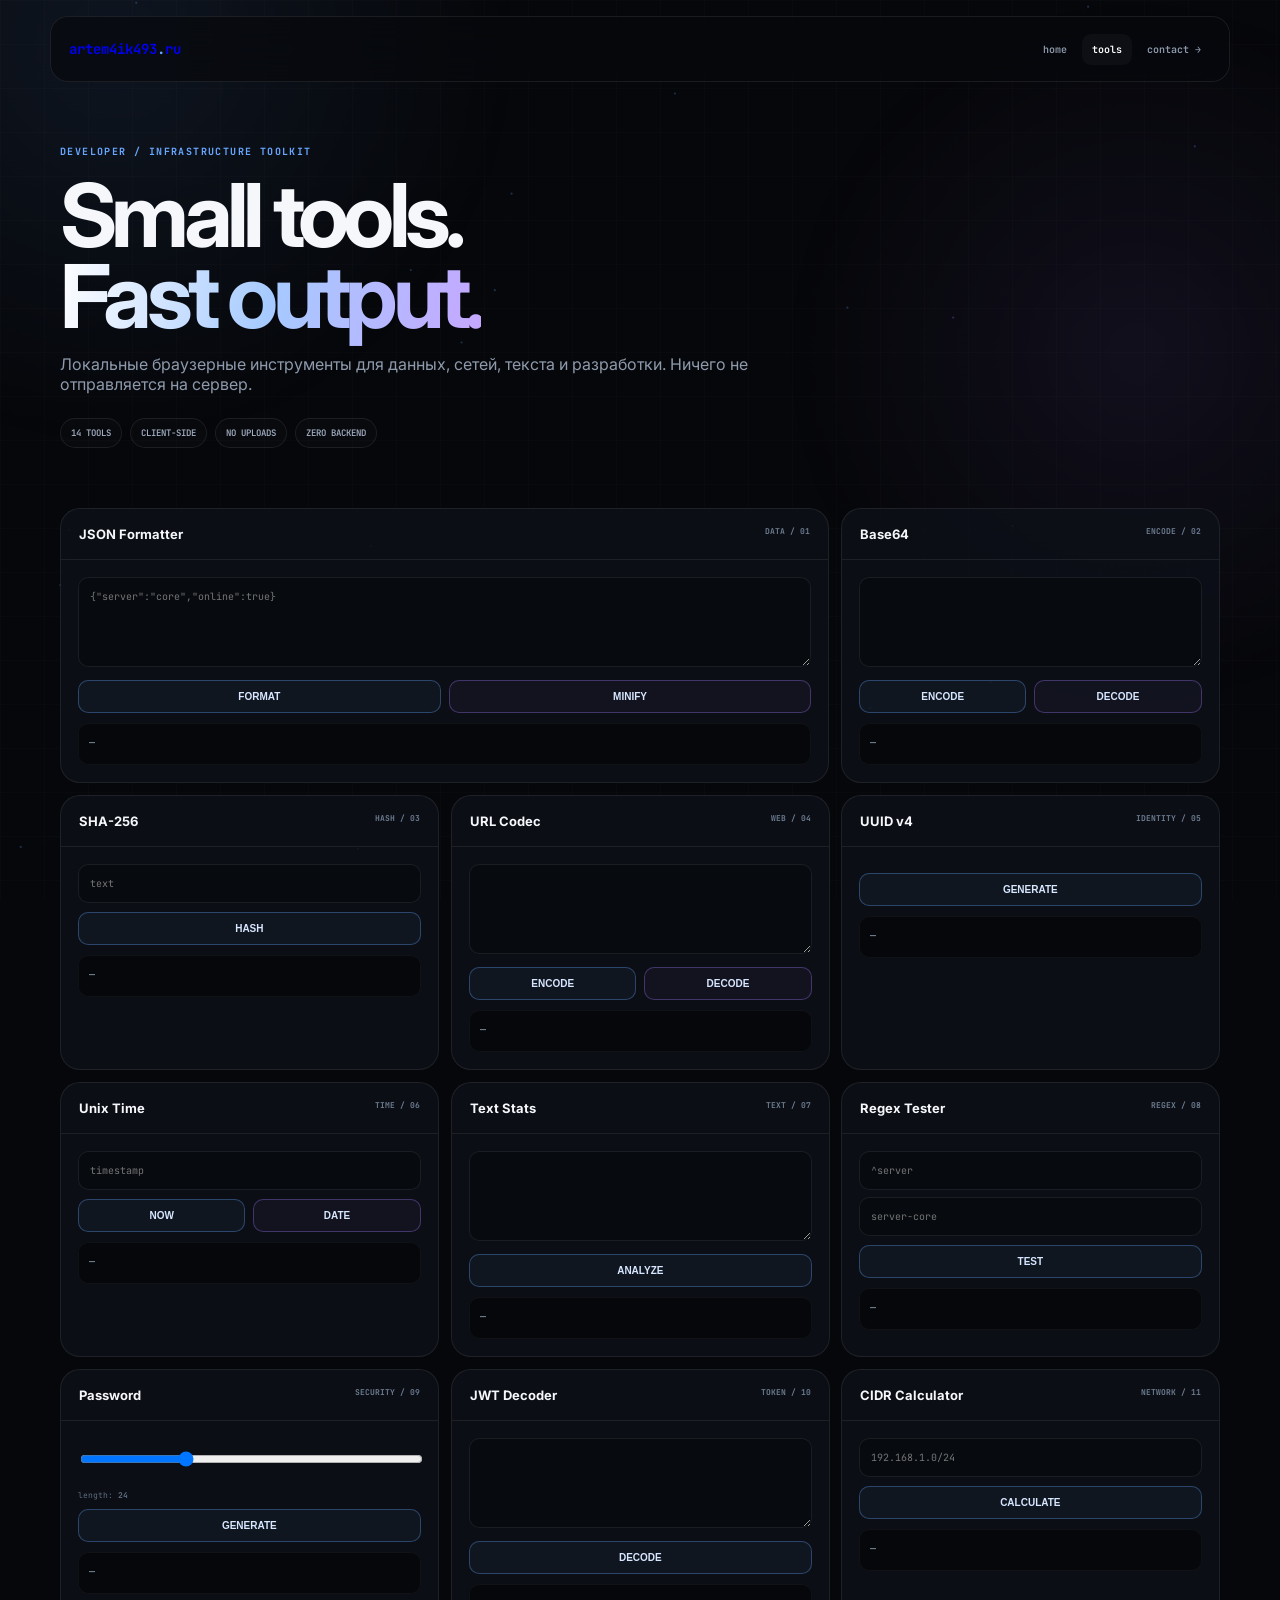
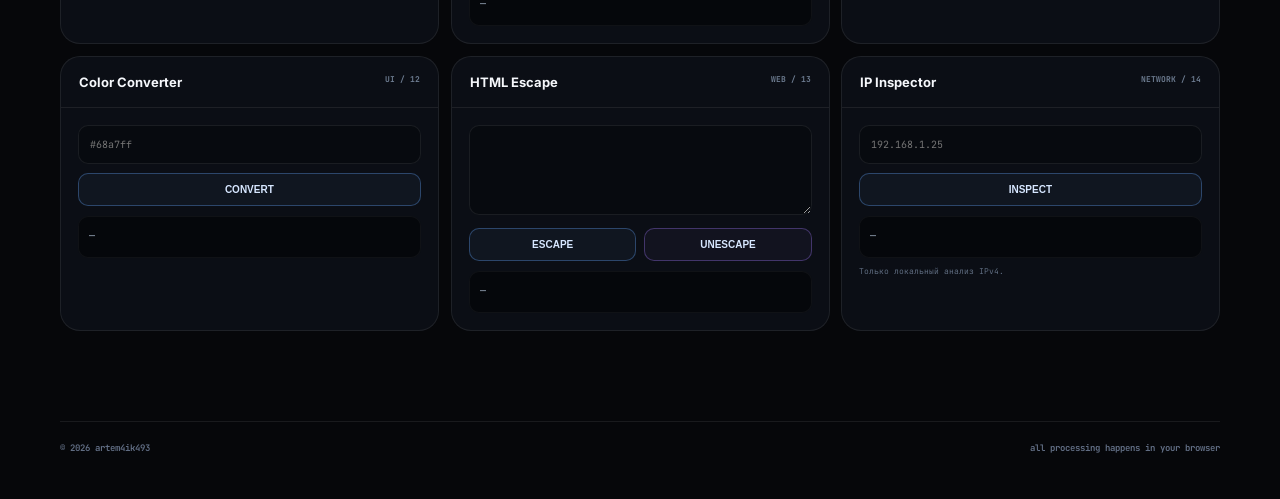
<file: tools.html>
<!doctype html><html lang="ru"><head><meta charset="UTF-8"><meta name="viewport" content="width=device-width,initial-scale=1"><meta name="theme-color" content="#06070a"><title>Tools — artem4ik493</title><link rel="preconnect" href="https://fonts.googleapis.com"><link rel="preconnect" href="https://fonts.gstatic.com" crossorigin><link href="https://fonts.googleapis.com/css2?family=Inter:wght@400;500;600;700;800;900&family=JetBrains+Mono:wght@400;600;700&display=swap" rel="stylesheet"><link rel="stylesheet" href="/effects.css"><style>
:root{--bg:#06070a;--panel:#0d1118cc;--line:#ffffff14;--text:#f5f7fb;--muted:#8e9aac;--accent:#68a7ff;--violet:#a47cff;--green:#57d68b;--r:20px}*{box-sizing:border-box}body{margin:0;background:var(--bg);color:var(--text);font-family:Inter,sans-serif}body:before{content:"";position:fixed;inset:0;z-index:-3;background:radial-gradient(circle at 12% 8%,#68a7ff18,transparent 27%),radial-gradient(circle at 86% 40%,#a47cff14,transparent 27%)}body:after{content:"";position:fixed;inset:0;z-index:-2;background-image:linear-gradient(#ffffff04 1px,transparent 1px),linear-gradient(90deg,#ffffff04 1px,transparent 1px);background-size:44px 44px}.wrap{width:min(1160px,calc(100% - 28px));margin:auto}header{position:fixed;top:16px;left:50%;transform:translateX(-50%);width:min(1180px,calc(100% - 28px));z-index:20;border:1px solid var(--line);border-radius:18px;background:#07090db8;backdrop-filter:blur(20px)}nav{height:64px;padding:0 18px;display:flex;align-items:center;justify-content:space-between}.logo{font:700 14px 'JetBrains Mono';text-decoration:none}.logo span{color:var(--accent)}.links{display:flex;gap:5px}.links a{padding:9px 10px;border-radius:9px;color:var(--muted);text-decoration:none;font:600 10px 'JetBrains Mono'}.links a:hover,.links a.active{color:#fff;background:#ffffff08}.hero{padding:145px 0 60px}.kicker{font:700 10px 'JetBrains Mono';color:var(--accent);letter-spacing:.14em;text-transform:uppercase}.hero h1{font-size:clamp(50px,8vw,88px);line-height:.92;letter-spacing:-.065em;margin:17px 0}.hero p{color:var(--muted);max-width:700px}.chips{display:flex;gap:8px;flex-wrap:wrap;margin-top:24px}.chip{padding:8px 10px;border:1px solid var(--line);border-radius:999px;background:#ffffff04;color:#9eabc0;font:600 9px 'JetBrains Mono'}.tool-grid{display:grid;grid-template-columns:repeat(3,1fr);gap:12px;padding-bottom:90px}.tool-card{border:1px solid var(--line);border-radius:var(--r);background:var(--panel);overflow:hidden;transition:.3s}.tool-card:hover{border-color:#68a7ff55;transform:translateY(-4px)}.wide{grid-column:span 2}.tool-head{padding:17px 18px;border-bottom:1px solid var(--line);display:flex;justify-content:space-between}.tool-head b{font-size:13px}.tool-head span{color:#6e7d92;font:700 8px 'JetBrains Mono'}.tool-body{padding:17px}.tool-body label{display:block;color:#68758a;font:700 8px 'JetBrains Mono';margin-bottom:7px}.tool-body textarea,.tool-body input,.tool-body select{width:100%;resize:vertical;border:1px solid var(--line);border-radius:10px;background:#070a0f;color:#eaf1fb;padding:10px 11px;outline:none;font:10px/1.7 'JetBrains Mono'}.tool-body textarea{min-height:90px}.row{display:flex;gap:8px}.row>*{flex:1}.btn{margin-top:9px;width:100%;padding:10px 12px;border:1px solid #68a7ff55;border-radius:10px;background:#68a7ff0e;color:#d7e7ff;font-weight:800;font-size:10px;cursor:pointer}.alt{border-color:#a47cff55;background:#a47cff0c}.out{margin-top:10px;padding:10px;border:1px solid #ffffff0b;border-radius:10px;background:#05070b;color:#9ba9bd;min-height:42px;white-space:pre-wrap;word-break:break-word;font:10px/1.7 'JetBrains Mono'}.ok{color:var(--green)!important}.tiny{display:block;margin-top:8px;color:#5f6c80;font:8px 'JetBrains Mono'}footer{padding:0 0 45px;color:#647188;font:600 9px 'JetBrains Mono'}footer .f{border-top:1px solid var(--line);padding-top:20px;display:flex;justify-content:space-between}@media(max-width:900px){.tool-grid{grid-template-columns:1fr 1fr}.wide{grid-column:span 2}.links a:nth-child(n+4){display:none}}@media(max-width:620px){.tool-grid{grid-template-columns:1fr}.wide{grid-column:span 1}.links a:nth-child(n+3){display:none}.hero{padding-top:125px}footer .f{display:block}.f span{display:block;margin-top:8px}}
/* Mobile refinement — same visual language, touch-first layout */
@media (max-width:900px){
  .wrap{width:min(100% - 32px,1160px)}
  header{width:calc(100% - 24px);top:12px}
  nav{min-height:60px}
  .hero{padding-top:130px}
  .tool-grid{gap:10px}
}
@media (max-width:620px){
  .wrap{width:calc(100% - 26px)}
  header{width:calc(100% - 18px);top:9px;border-radius:15px}
  nav{height:56px;padding:0 12px}
  .logo{font-size:12px}
  .links{gap:2px}
  .links a{min-height:42px;display:flex;align-items:center;padding:8px 9px}
  .hero{padding:112px 0 44px}
  .hero h1{font-size:clamp(46px,14vw,62px)}
  .hero p{font-size:14px;line-height:1.7}
  .chips{gap:6px;margin-top:20px}
  .chip{padding:7px 9px}
  .tool-grid{grid-template-columns:1fr;gap:10px;padding-bottom:60px}
  .wide{grid-column:span 1}
  .tool-card{border-radius:18px}
  .tool-head{padding:15px 16px}
  .tool-body{padding:15px}
  .tool-body textarea,.tool-body input,.tool-body select{font-size:11px;min-height:44px}
  .tool-body textarea{min-height:100px}
  .row{gap:7px}
  .btn{min-height:44px;font-size:10px}
  .out{font-size:10px;line-height:1.6}
  footer{padding-bottom:30px}
  footer .f{gap:7px}
}
@media (max-width:380px){
  .wrap{width:calc(100% - 22px)}
  .hero{padding-top:104px}
  .hero h1{font-size:44px}
  .links a:nth-child(2){display:none}
}
</style></head><body><header><nav><a class="logo" href="/">artem4ik493<span>.</span>ru</a><div class="links"><a href="/">home</a><a class="active" href="/tools.html">tools</a><a href="/#contact">contact →</a></div></nav></header><main class="wrap"><section class="hero"><div class="kicker">developer / infrastructure toolkit</div><h1>Small tools.<br><span style="background:linear-gradient(100deg,#fff,#a6caff,#c5a7ff);-webkit-background-clip:text;color:transparent">Fast output.</span></h1><p>Локальные браузерные инструменты для данных, сетей, текста и разработки. Ничего не отправляется на сервер.</p><div class="chips"><span class="chip">14 TOOLS</span><span class="chip">CLIENT-SIDE</span><span class="chip">NO UPLOADS</span><span class="chip">ZERO BACKEND</span></div></section><section class="tool-grid">
<article class="tool-card wide reveal"><div class="tool-head"><b>JSON Formatter</b><span>DATA / 01</span></div><div class="tool-body"><textarea id="jsonIn" placeholder='{"server":"core","online":true}'></textarea><div class="row"><button class="btn" onclick="jsonFmt()">FORMAT</button><button class="btn alt" onclick="jsonMin()">MINIFY</button></div><div class="out" id="jsonOut">—</div></div></article>
<article class="tool-card reveal"><div class="tool-head"><b>Base64</b><span>ENCODE / 02</span></div><div class="tool-body"><textarea id="b64"></textarea><div class="row"><button class="btn" onclick="b64e()">ENCODE</button><button class="btn alt" onclick="b64d()">DECODE</button></div><div class="out" id="b64o">—</div></div></article>
<article class="tool-card reveal"><div class="tool-head"><b>SHA-256</b><span>HASH / 03</span></div><div class="tool-body"><input id="hash" placeholder="text"><button class="btn" onclick="sha()">HASH</button><div class="out" id="hasho">—</div></div></article>
<article class="tool-card reveal"><div class="tool-head"><b>URL Codec</b><span>WEB / 04</span></div><div class="tool-body"><textarea id="urlx"></textarea><div class="row"><button class="btn" onclick="ue()">ENCODE</button><button class="btn alt" onclick="ud()">DECODE</button></div><div class="out" id="urlo">—</div></div></article>
<article class="tool-card reveal"><div class="tool-head"><b>UUID v4</b><span>IDENTITY / 05</span></div><div class="tool-body"><button class="btn" onclick="uuid()">GENERATE</button><div class="out" id="uuido">—</div></div></article>
<article class="tool-card reveal"><div class="tool-head"><b>Unix Time</b><span>TIME / 06</span></div><div class="tool-body"><input id="unix" placeholder="timestamp"><div class="row"><button class="btn" onclick="nowTime()">NOW</button><button class="btn alt" onclick="dateTime()">DATE</button></div><div class="out" id="unixo">—</div></div></article>
<article class="tool-card reveal"><div class="tool-head"><b>Text Stats</b><span>TEXT / 07</span></div><div class="tool-body"><textarea id="txt"></textarea><button class="btn" onclick="stats()">ANALYZE</button><div class="out" id="txto">—</div></div></article>
<article class="tool-card reveal"><div class="tool-head"><b>Regex Tester</b><span>REGEX / 08</span></div><div class="tool-body"><input id="rx" placeholder="^server"><input id="rxt" placeholder="server-core" style="margin-top:7px"><button class="btn" onclick="regex()">TEST</button><div class="out" id="rxo">—</div></div></article>
<article class="tool-card reveal"><div class="tool-head"><b>Password</b><span>SECURITY / 09</span></div><div class="tool-body"><input id="plen" type="range" min="8" max="64" value="24" oninput="document.getElementById('plv').textContent=this.value"><span class="tiny">length: <b id="plv">24</b></span><button class="btn" onclick="pass()">GENERATE</button><div class="out" id="passo">—</div></div></article>
<article class="tool-card reveal"><div class="tool-head"><b>JWT Decoder</b><span>TOKEN / 10</span></div><div class="tool-body"><textarea id="jwt"></textarea><button class="btn" onclick="toolJwt()">DECODE</button><div class="out" id="jwto">—</div></div></article>
<article class="tool-card reveal"><div class="tool-head"><b>CIDR Calculator</b><span>NETWORK / 11</span></div><div class="tool-body"><input id="cidr" placeholder="192.168.1.0/24"><button class="btn" onclick="toolCidr()">CALCULATE</button><div class="out" id="cidro">—</div></div></article>
<article class="tool-card reveal"><div class="tool-head"><b>Color Converter</b><span>UI / 12</span></div><div class="tool-body"><input id="color" placeholder="#68a7ff"><button class="btn" onclick="toolColor()">CONVERT</button><div class="out" id="coloro">—</div></div></article>
<article class="tool-card reveal"><div class="tool-head"><b>HTML Escape</b><span>WEB / 13</span></div><div class="tool-body"><textarea id="htmlx"></textarea><div class="row"><button class="btn" onclick="esc()">ESCAPE</button><button class="btn alt" onclick="unesc()">UNESCAPE</button></div><div class="out" id="htmlo">—</div></div></article>
<article class="tool-card reveal"><div class="tool-head"><b>IP Inspector</b><span>NETWORK / 14</span></div><div class="tool-body"><input id="ip" placeholder="192.168.1.25"><button class="btn" onclick="toolIp()">INSPECT</button><div class="out" id="ipo">—</div><span class="tiny">Только локальный анализ IPv4.</span></div></article>
</section></main><footer><div class="wrap f"><span>© 2026 artem4ik493</span><span>all processing happens in your browser</span></div></footer>
<script>
const E=id=>document.getElementById(id),O=(id,v,ok)=>{E(id).textContent=v;E(id).className='out'+(ok?' ok':'')};
function jsonFmt(){try{O('jsonOut',JSON.stringify(JSON.parse(E('jsonIn').value),null,2),1)}catch(e){O('jsonOut','INVALID JSON\n'+e.message)}}
function jsonMin(){try{O('jsonOut',JSON.stringify(JSON.parse(E('jsonIn').value)),1)}catch(e){O('jsonOut','INVALID JSON')}}
function b64e(){try{O('b64o',btoa(unescape(encodeURIComponent(E('b64').value))),1)}catch(e){O('b64o','ERROR')}}
function b64d(){try{O('b64o',decodeURIComponent(escape(atob(E('b64').value))),1)}catch(e){O('b64o','INVALID BASE64')}}
async function sha(){const d=new TextEncoder().encode(E('hash').value),h=await crypto.subtle.digest('SHA-256',d);O('hasho',Array.from(new Uint8Array(h),x=>x.toString(16).padStart(2,'0')).join(''),1)}
function ue(){O('urlo',encodeURIComponent(E('urlx').value),1)}function ud(){try{O('urlo',decodeURIComponent(E('urlx').value),1)}catch(e){O('urlo','INVALID ENCODING')}}
function uuid(){O('uuido',crypto.randomUUID(),1)}function nowTime(){const n=Math.floor(Date.now()/1000);E('unix').value=n;O('unixo',new Date(n*1000).toISOString(),1)}function dateTime(){const n=Number(E('unix').value);O('unixo',n?new Date(n*1000).toISOString():'INVALID TIMESTAMP')}
function stats(){const t=E('txt').value;O('txto','chars: '+t.length+'\nno spaces: '+t.replace(/\s/g,'').length+'\nwords: '+(t.trim()?t.trim().split(/\s+/).length:0)+'\nlines: '+(t?t.split(/\n/).length:0)+'\nbytes: '+new TextEncoder().encode(t).length,1)}
function regex(){try{const r=new RegExp(E('rx').value,'g'),m=Array.from(E('rxt').value.matchAll(r));O('rxo',m.length?'MATCHES: '+m.length+'\n'+m.map(x=>x[0]).join('\n'):'NO MATCH',!!m.length)}catch(e){O('rxo','INVALID REGEX')}}
function pass(){const c='ABCDEFGHJKLMNPQRSTUVWXYZabcdefghijkmnopqrstuvwxyz23456789!@#$%^&*_-+',a=new Uint32Array(+E('plen').value);crypto.getRandomValues(a);O('passo',Array.from(a,x=>c[x%c.length]).join(''),1)}
function dec64(s){return decodeURIComponent(escape(atob(s.replace(/-/g,'+').replace(/_/g,'/'))))}function toolJwt(){try{const p=E('jwt').value.split('.');O('jwto','HEADER\n'+JSON.stringify(JSON.parse(dec64(p[0])),null,2)+'\n\nPAYLOAD\n'+JSON.stringify(JSON.parse(dec64(p[1])),null,2),1)}catch(e){O('jwto','INVALID JWT')}}
function toolCidr(){try{const z=E('cidr').value.split('/'),p=+z[1],a=z[0].split('.').map(Number),n=((a[0]<<24)|(a[1]<<16)|(a[2]<<8)|a[3])>>>0,m=p?((0xffffffff<<(32-p))>>>0):0,net=(n&m)>>>0,bc=(net|(~m))>>>0,f=x=>[(x>>>24)&255,(x>>>16)&255,(x>>>8)&255,x&255].join('.');O('cidro','NETWORK: '+f(net)+'\nMASK: /'+p+'\nBROADCAST: '+f(bc)+'\nHOSTS: '+(p>=31?Math.pow(2,32-p):Math.pow(2,32-p)-2),1)}catch(e){O('cidro','INVALID CIDR')}}
function toolColor(){let v=E('color').value.trim().replace('#','');if(v.length===3)v=v.split('').map(x=>x+x).join('');if(!/^[0-9a-f]{6}$/i.test(v))return O('coloro','INVALID HEX');const n=parseInt(v,16),r=n>>16&255,g=n>>8&255,b=n&255;O('coloro','HEX: #'+v.toUpperCase()+'\nRGB: rgb('+r+', '+g+', '+b+')',1)}
function esc(){O('htmlo',E('htmlx').value.replace(/[&<>"']/g,m=>({'&':'&amp;','<':'&lt;','>':'&gt;','"':'&quot;',"'":'&#039;'}[m])),1)}function unesc(){const t=document.createElement('textarea');t.innerHTML=E('htmlx').value;O('htmlo',t.value,1)}
function toolIp(){const v=E('ip').value,p=v.split('.').map(Number);if(p.length!==4||p.some(x=>!Number.isInteger(x)||x<0||x>255))return O('ipo','INVALID IPv4');const cls=p[0]<128?'A':p[0]<192?'B':p[0]<224?'C':'D/E',pr=p[0]===10||(p[0]===172&&p[1]>=16&&p[1]<=31)||(p[0]===192&&p[1]===168);O('ipo','IPv4: '+v+'\nCLASS: '+cls+'\nPRIVATE: '+(pr?'YES':'NO')+'\nOCTETS: '+p.join(' · '),1)}
</script><script src="/effects.js" defer></script></body></html>
</file>
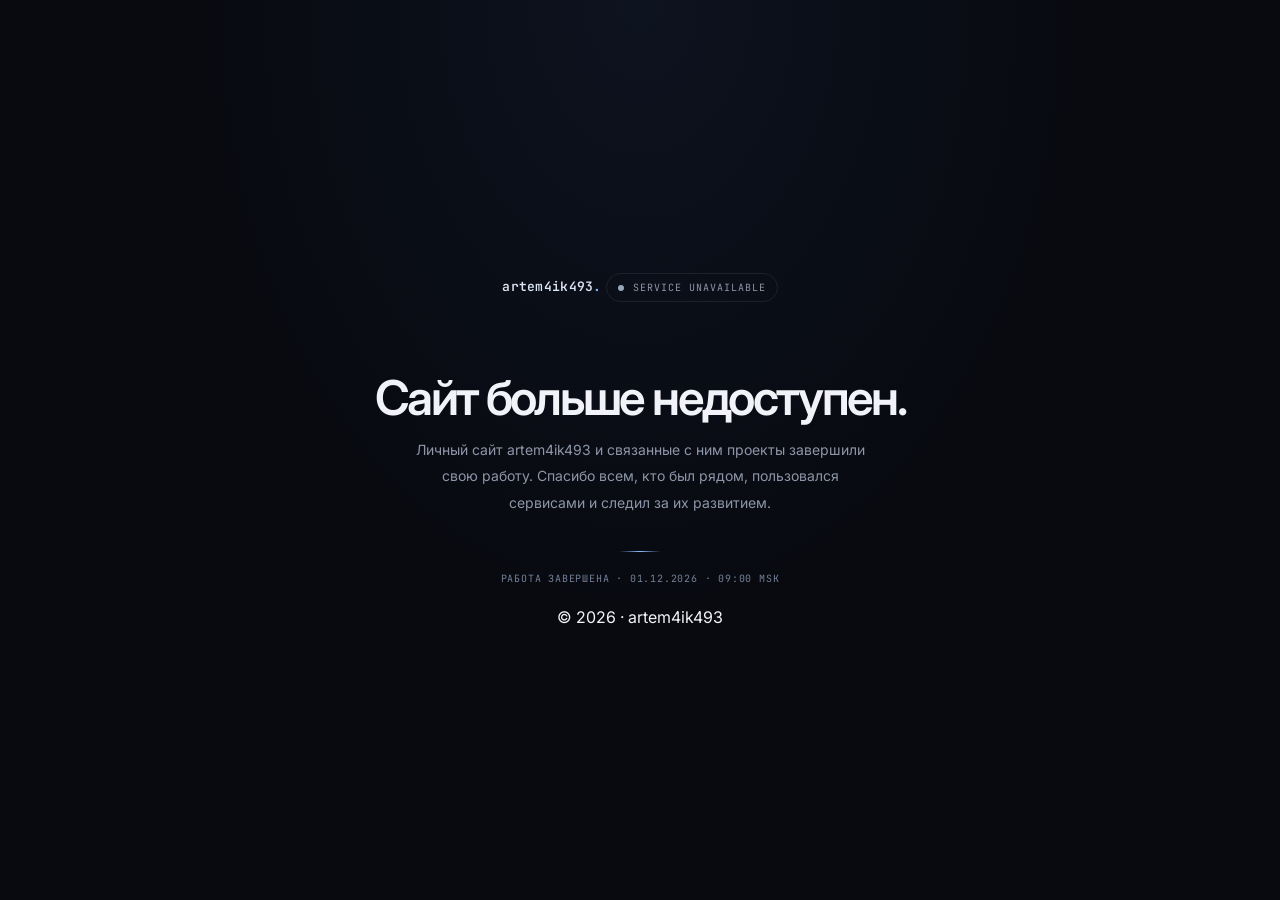
<file: unavailable.html>
<!doctype html>
<html lang="ru">
<head>
<meta charset="utf-8">
<meta name="viewport" content="width=device-width,initial-scale=1">
<meta name="theme-color" content="#080a10">
<meta name="robots" content="noindex, nofollow">
<title>Сайт недоступен — artem4ik493</title>
<link rel="preconnect" href="https://fonts.googleapis.com">
<link rel="preconnect" href="https://fonts.gstatic.com" crossorigin>
<link href="https://fonts.googleapis.com/css2?family=Inter:wght@400;500;600;700&family=JetBrains+Mono:wght@400;600&display=swap" rel="stylesheet">
<style>
:root{color-scheme:dark;--bg:#080a10;--text:#f1f3f8;--muted:#8d96a8;--line:#ffffff14;--blue:#8abaff;--mono:"JetBrains Mono",monospace;--sans:Inter,sans-serif}
*{box-sizing:border-box}
body{min-height:100svh;margin:0;padding:28px;display:grid;place-items:center;background:radial-gradient(ellipse at 50% 0%,#29447726,transparent 48%),var(--bg);color:var(--text);font-family:var(--sans)}
main{width:min(560px,100%);text-align:center}
.brand{display:inline-block;margin-bottom:54px;color:#dce5f4;text-decoration:none;font:600 13px var(--mono);letter-spacing:.02em}
.brand span{color:var(--blue)}
.label{display:inline-flex;align-items:center;gap:9px;padding:7px 11px;border:1px solid var(--line);border-radius:99px;color:var(--muted);font:10px var(--mono);letter-spacing:.1em;text-transform:uppercase}
.label:before{content:"";width:6px;height:6px;border-radius:50%;background:#9aa5b8}
h1{margin:23px 0 13px;font-size:clamp(32px,6vw,48px);line-height:1.08;letter-spacing:-.055em;font-weight:600}
p{max-width:450px;margin:0 auto;color:var(--muted);font-size:14px;line-height:1.9}
.rule{width:42px;height:1px;margin:34px auto 20px;background:linear-gradient(90deg,transparent,var(--blue),transparent)}
.closed{margin:0 0 22px;color:#748198;font:10px var(--mono);letter-spacing:.08em;text-transform:uppercase}\nfooter{color:#596477;font:9px var(--mono);letter-spacing:.1em;text-transform:uppercase}
@media(prefers-reduced-motion:reduce){*{scroll-behavior:auto}}
</style>
</head>
<body>
<main>
<a class="brand" href="#" aria-label="artem4ik493">artem4ik493<span>.</span></a>
<div class="label">Service unavailable</div>
<h1>Сайт больше недоступен.</h1>
<p>Личный сайт artem4ik493 и связанные с ним проекты завершили свою работу. Спасибо всем, кто был рядом, пользовался сервисами и следил за их развитием.</p>
<div class="rule"></div>
<div class="closed">Работа завершена · 01.12.2026 · 09:00 MSK</div>
<footer>© 2026 · artem4ik493</footer>
</main>
</body>
</html>
</file>
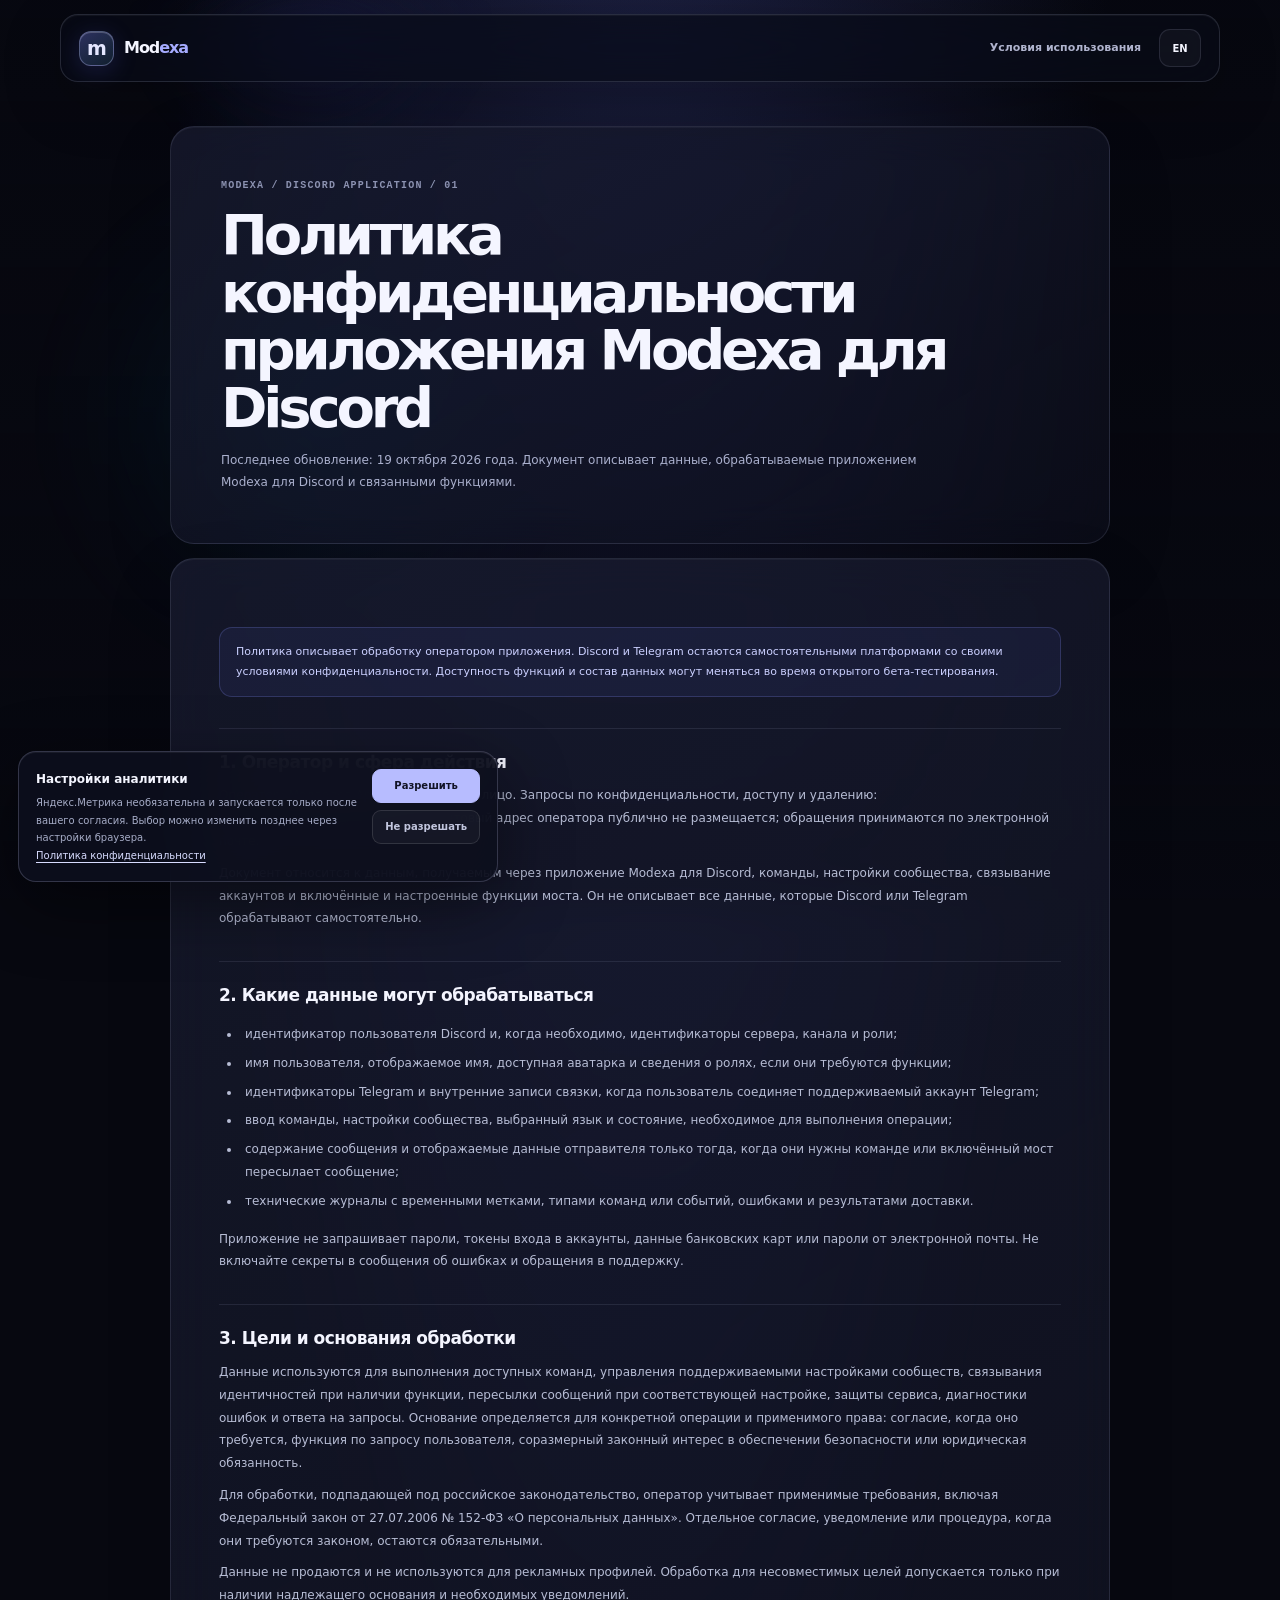
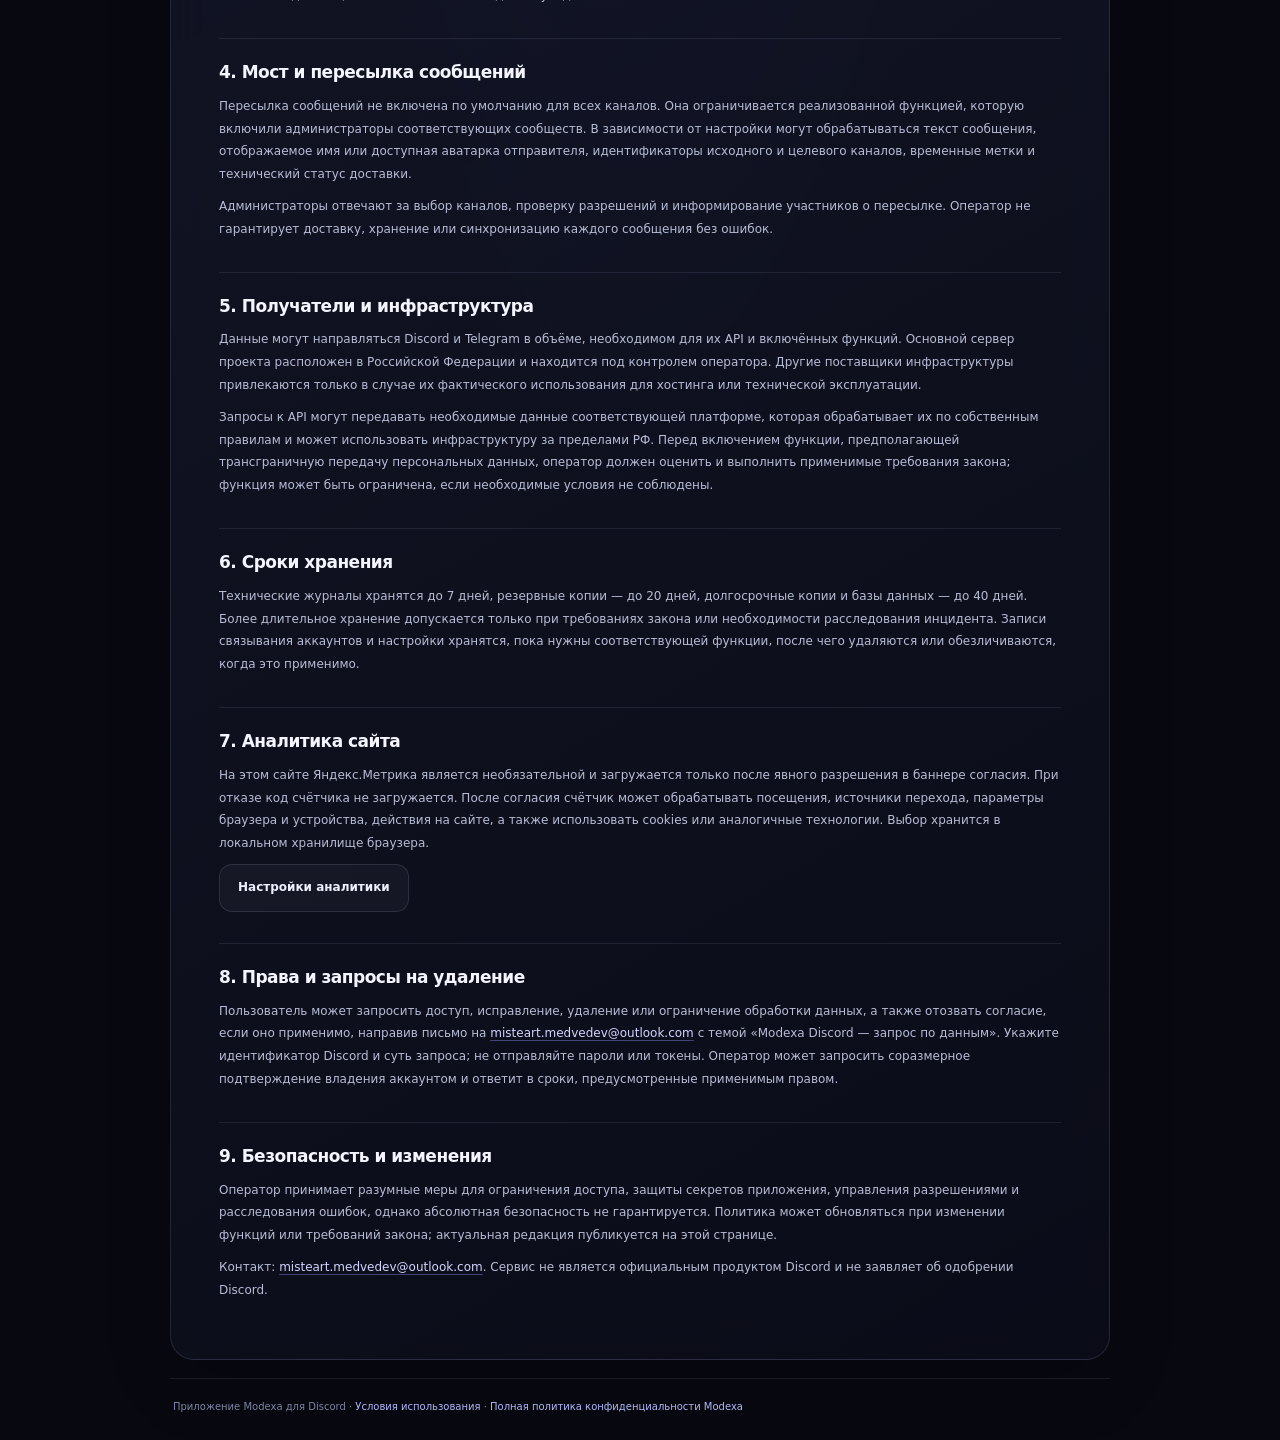
<file: discord/privacy.html>
<!doctype html>
<html lang="en">
<head>
  <meta charset="utf-8">
  <meta name="viewport" content="width=device-width, initial-scale=1">
  <meta name="theme-color" content="#080a16">
  <meta name="description" content="Privacy Policy for the Modexa Discord application and connected Telegram features.">
  <link rel="stylesheet" href="../modexa/effects.css?v=4">
  <title>Privacy Policy — Modexa Discord Application</title>
</head>
<body data-page="discord-privacy" data-default-language="en">
  <canvas class="metasphere-canvas" id="metaspheres" aria-hidden="true"></canvas><div class="ambient-shade" aria-hidden="true"></div>
  <header class="site-header" id="siteHeader"><div class="header-inner">
    <a class="brand" href="../" aria-label="Modexa"><span class="brand-symbol" aria-hidden="true">m</span><span class="brand-word">Mod<span>exa</span></span></a>
    <div class="header-actions"><a class="legal-header-link" href="./terms" data-i="legalTerms">Terms of use</a><button class="language-toggle" id="languageToggle" type="button" aria-label="Switch language">RU</button></div>
  </div></header>
  <main class="legal-page"><div class="legal-shell">
    <section class="glass legal-hero"><div class="section-kicker">MODEXA / DISCORD APPLICATION / 01</div>
      <h1 data-lang-block="en" data-page-title="en">Privacy Policy for the Modexa Discord Application</h1><h1 data-lang-block="ru" data-page-title="ru" hidden>Политика конфиденциальности приложения Modexa для Discord</h1>
      <p data-lang-block="en">Last updated: 19 October 2026. This document covers data handled by the Modexa Discord application and its connected features.</p><p data-lang-block="ru" hidden>Последнее обновление: 19 октября 2026 года. Документ описывает данные, обрабатываемые приложением Modexa для Discord и связанными функциями.</p>
    </section>
    <article class="glass legal-content">
      <div data-lang-block="en">
        <div class="legal-notice">This Policy covers processing by the application operator. Discord and Telegram remain separate platforms with their own privacy terms. Feature availability and data fields can change during the open beta.</div>
        <h2>1. Controller and scope</h2>
        <p>Controller: Artem Medvedev, an individual. Privacy, access, and deletion requests: <a href="mailto:misteart.medvedev@outlook.com">misteart.medvedev@outlook.com</a>. The controller's postal address is not published; enquiries are handled by email.</p>
        <p>This document applies to data received through the Modexa Discord application, commands, community settings, account linking, and any bridge feature that is enabled and configured. It does not describe all data processed independently by Discord or Telegram.</p>
        <h2>2. Data that may be processed</h2>
        <ul><li>Discord user IDs and, when needed, server, channel, and role IDs;</li><li>username, display name, available avatar, and role information when a feature requires them;</li><li>Telegram identifiers and internal link records when a user connects a supported Telegram account;</li><li>command inputs, community settings, chosen language, and state needed to complete an operation;</li><li>message content and sender display details only when a command requires them or an enabled bridge forwards a message;</li><li>technical logs containing timestamps, command or event types, errors, and delivery outcomes.</li></ul>
        <p>The application does not ask users for passwords, account login tokens, payment-card details, or email credentials. Do not include secrets in bug reports or support messages.</p>
        <h2>3. Purposes and legal grounds</h2>
        <p>Data is used to run available commands, manage supported community settings, link identities where implemented, forward messages when configured, protect the service, diagnose errors, and answer user requests. The legal ground is determined by the particular operation and applicable law, including consent where required, a user-requested feature, a balanced legitimate interest in security, or a legal obligation.</p><p>For processing within the scope of Russian law, the controller takes into account applicable requirements, including Federal Law No. 152-FZ of 27 July 2006 “On Personal Data”. Any separately required consent, notice, or procedure remains necessary.</p>
        <p>Data is not sold or used to create advertising profiles. The application must not process data for purposes incompatible with those described here without an appropriate legal ground and required notices.</p>
        <h2>4. Bridge and message forwarding</h2>
        <p>Message forwarding is not enabled for all channels by default. It is limited to a feature that is implemented and enabled by the relevant community administrators. Depending on configuration, forwarding may process message text, sender display name or available avatar, source and destination channel IDs, timestamps, and technical delivery status.</p>
        <p>Administrators are responsible for selecting channels, checking permissions, and informing members about forwarding. The operator does not guarantee that each message will be delivered, stored, or synchronised without error.</p>
        <h2>5. Recipients and infrastructure</h2>
        <p>Data may be sent to Discord and Telegram as necessary for their APIs and enabled features. The project's primary server is located in the Russian Federation and is under the operator's control. Other infrastructure providers are involved only if actually used for hosting or technical operation.</p>
        <p>Platform API requests may transmit required data to the relevant platform, which processes it under its own policies and may use infrastructure outside Russia. Before enabling a feature that entails cross-border transfer of personal data, the operator must assess and follow applicable legal requirements; a feature may be limited if the required conditions are not met.</p>
        <h2>6. Retention</h2>
        <p>Technical logs are retained for up to 7 days, backups for up to 20 days, and long-term copies and databases for up to 40 days. Data may be kept longer only where required by law or necessary to investigate an incident. Account-link records and settings are retained while needed for the relevant feature, then deleted or anonymised where applicable.</p>
        <h2>7. Website analytics</h2>
        <p>On this policy website, Yandex Metrica is optional and is loaded only after a user explicitly allows analytics through the consent banner. If analytics is rejected, the counter code is not loaded. Following consent, the counter may process visits, referral sources, browser and device parameters, and on-site interactions, and may use cookies or similar technologies. The choice is stored in browser local storage.</p>
        <p><button class="button button-secondary" type="button" data-open-cookie>Analytics settings</button></p>
        <h2>8. Rights and deletion requests</h2>
        <p>Users may request access, correction, deletion, or restriction of processing, or withdraw consent where applicable, by emailing <a href="mailto:misteart.medvedev@outlook.com">misteart.medvedev@outlook.com</a> with the subject “Modexa Discord — data request”. Include your Discord user ID and describe the request; do not send passwords or tokens. The operator may request proportionate proof of account ownership and will respond within applicable legal time limits.</p>
        <h2>9. Security and changes</h2>
        <p>The operator takes reasonable measures to restrict access, protect application secrets, manage permissions, and investigate errors, but absolute security cannot be guaranteed. This Policy may be updated when features or legal requirements change; the current revision is published on this page.</p>
        <p>Contact: <a href="mailto:misteart.medvedev@outlook.com">misteart.medvedev@outlook.com</a>. The service is not an official Discord product and does not claim Discord endorsement.</p>
      </div>
      <div data-lang-block="ru" hidden>
        <div class="legal-notice">Политика описывает обработку оператором приложения. Discord и Telegram остаются самостоятельными платформами со своими условиями конфиденциальности. Доступность функций и состав данных могут меняться во время открытого бета-тестирования.</div>
        <h2>1. Оператор и сфера действия</h2>
        <p>Оператор: Медведев Артём, физическое лицо. Запросы по конфиденциальности, доступу и удалению: <a href="mailto:misteart.medvedev@outlook.com">misteart.medvedev@outlook.com</a>. Почтовый адрес оператора публично не размещается; обращения принимаются по электронной почте.</p>
        <p>Документ относится к данным, получаемым через приложение Modexa для Discord, команды, настройки сообщества, связывание аккаунтов и включённые и настроенные функции моста. Он не описывает все данные, которые Discord или Telegram обрабатывают самостоятельно.</p>
        <h2>2. Какие данные могут обрабатываться</h2>
        <ul><li>идентификатор пользователя Discord и, когда необходимо, идентификаторы сервера, канала и роли;</li><li>имя пользователя, отображаемое имя, доступная аватарка и сведения о ролях, если они требуются функции;</li><li>идентификаторы Telegram и внутренние записи связки, когда пользователь соединяет поддерживаемый аккаунт Telegram;</li><li>ввод команды, настройки сообщества, выбранный язык и состояние, необходимое для выполнения операции;</li><li>содержание сообщения и отображаемые данные отправителя только тогда, когда они нужны команде или включённый мост пересылает сообщение;</li><li>технические журналы с временными метками, типами команд или событий, ошибками и результатами доставки.</li></ul>
        <p>Приложение не запрашивает пароли, токены входа в аккаунты, данные банковских карт или пароли от электронной почты. Не включайте секреты в сообщения об ошибках и обращения в поддержку.</p>
        <h2>3. Цели и основания обработки</h2>
        <p>Данные используются для выполнения доступных команд, управления поддерживаемыми настройками сообществ, связывания идентичностей при наличии функции, пересылки сообщений при соответствующей настройке, защиты сервиса, диагностики ошибок и ответа на запросы. Основание определяется для конкретной операции и применимого права: согласие, когда оно требуется, функция по запросу пользователя, соразмерный законный интерес в обеспечении безопасности или юридическая обязанность.</p><p>Для обработки, подпадающей под российское законодательство, оператор учитывает применимые требования, включая Федеральный закон от 27.07.2006 № 152-ФЗ «О персональных данных». Отдельное согласие, уведомление или процедура, когда они требуются законом, остаются обязательными.</p>
        <p>Данные не продаются и не используются для рекламных профилей. Обработка для несовместимых целей допускается только при наличии надлежащего основания и необходимых уведомлений.</p>
        <h2>4. Мост и пересылка сообщений</h2>
        <p>Пересылка сообщений не включена по умолчанию для всех каналов. Она ограничивается реализованной функцией, которую включили администраторы соответствующих сообществ. В зависимости от настройки могут обрабатываться текст сообщения, отображаемое имя или доступная аватарка отправителя, идентификаторы исходного и целевого каналов, временные метки и технический статус доставки.</p>
        <p>Администраторы отвечают за выбор каналов, проверку разрешений и информирование участников о пересылке. Оператор не гарантирует доставку, хранение или синхронизацию каждого сообщения без ошибок.</p>
        <h2>5. Получатели и инфраструктура</h2>
        <p>Данные могут направляться Discord и Telegram в объёме, необходимом для их API и включённых функций. Основной сервер проекта расположен в Российской Федерации и находится под контролем оператора. Другие поставщики инфраструктуры привлекаются только в случае их фактического использования для хостинга или технической эксплуатации.</p>
        <p>Запросы к API могут передавать необходимые данные соответствующей платформе, которая обрабатывает их по собственным правилам и может использовать инфраструктуру за пределами РФ. Перед включением функции, предполагающей трансграничную передачу персональных данных, оператор должен оценить и выполнить применимые требования закона; функция может быть ограничена, если необходимые условия не соблюдены.</p>
        <h2>6. Сроки хранения</h2>
        <p>Технические журналы хранятся до 7 дней, резервные копии — до 20 дней, долгосрочные копии и базы данных — до 40 дней. Более длительное хранение допускается только при требованиях закона или необходимости расследования инцидента. Записи связывания аккаунтов и настройки хранятся, пока нужны соответствующей функции, после чего удаляются или обезличиваются, когда это применимо.</p>
        <h2>7. Аналитика сайта</h2>
        <p>На этом сайте Яндекс.Метрика является необязательной и загружается только после явного разрешения в баннере согласия. При отказе код счётчика не загружается. После согласия счётчик может обрабатывать посещения, источники перехода, параметры браузера и устройства, действия на сайте, а также использовать cookies или аналогичные технологии. Выбор хранится в локальном хранилище браузера.</p>
        <p><button class="button button-secondary" type="button" data-open-cookie>Настройки аналитики</button></p>
        <h2>8. Права и запросы на удаление</h2>
        <p>Пользователь может запросить доступ, исправление, удаление или ограничение обработки данных, а также отозвать согласие, если оно применимо, направив письмо на <a href="mailto:misteart.medvedev@outlook.com">misteart.medvedev@outlook.com</a> с темой «Modexa Discord — запрос по данным». Укажите идентификатор Discord и суть запроса; не отправляйте пароли или токены. Оператор может запросить соразмерное подтверждение владения аккаунтом и ответит в сроки, предусмотренные применимым правом.</p>
        <h2>9. Безопасность и изменения</h2>
        <p>Оператор принимает разумные меры для ограничения доступа, защиты секретов приложения, управления разрешениями и расследования ошибок, однако абсолютная безопасность не гарантируется. Политика может обновляться при изменении функций или требований закона; актуальная редакция публикуется на этой странице.</p>
        <p>Контакт: <a href="mailto:misteart.medvedev@outlook.com">misteart.medvedev@outlook.com</a>. Сервис не является официальным продуктом Discord и не заявляет об одобрении Discord.</p>
      </div>
    </article>
    <footer class="legal-footer"><div data-lang-block="en">Modexa Discord Application · <a href="./terms">Terms of Use</a> · <a href="../modexa/privacy">Full Modexa Privacy Policy</a></div><div data-lang-block="ru" hidden>Приложение Modexa для Discord · <a href="./terms">Условия использования</a> · <a href="../modexa/privacy">Полная политика конфиденциальности Modexa</a></div></footer>
  </div></main>
  <aside class="cookie-banner" id="cookieBanner" role="dialog" aria-labelledby="cookieTitle" aria-hidden="true" hidden><div class="cookie-copy"><strong id="cookieTitle" data-i="cookieTitle">Analytics preferences</strong><p data-i="cookieCopy">Yandex Metrica is optional and starts only after your consent.</p><p><a href="./privacy" data-i="cookieLearnMore">Privacy Policy</a></p></div><div class="cookie-actions"><button class="cookie-accept" id="cookieAccept" type="button" data-i="cookieAccept">Allow analytics</button><button class="cookie-dismiss" id="cookieReject" type="button" data-i="cookieReject">Do not allow</button></div></aside>
  <script src="../modexa/script.js?v=1" defer></script>
</body>
</html>
</file>
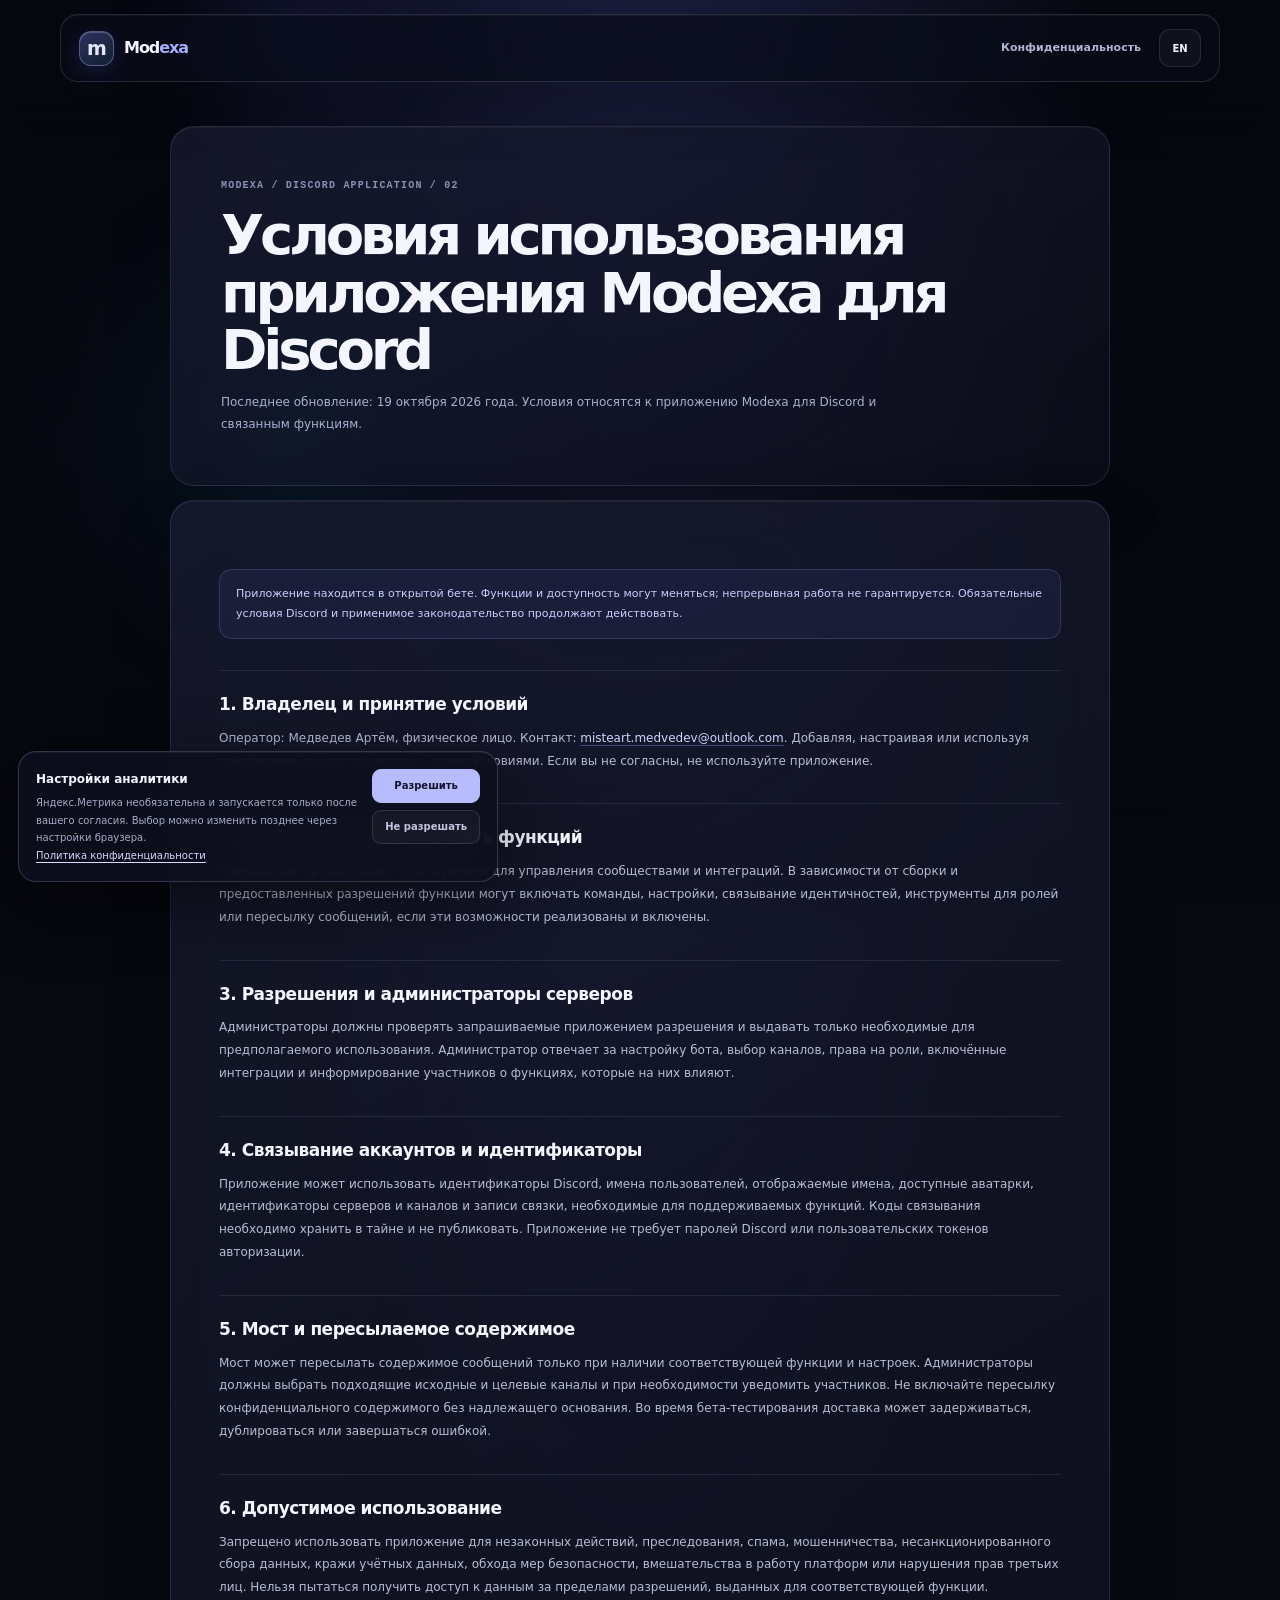
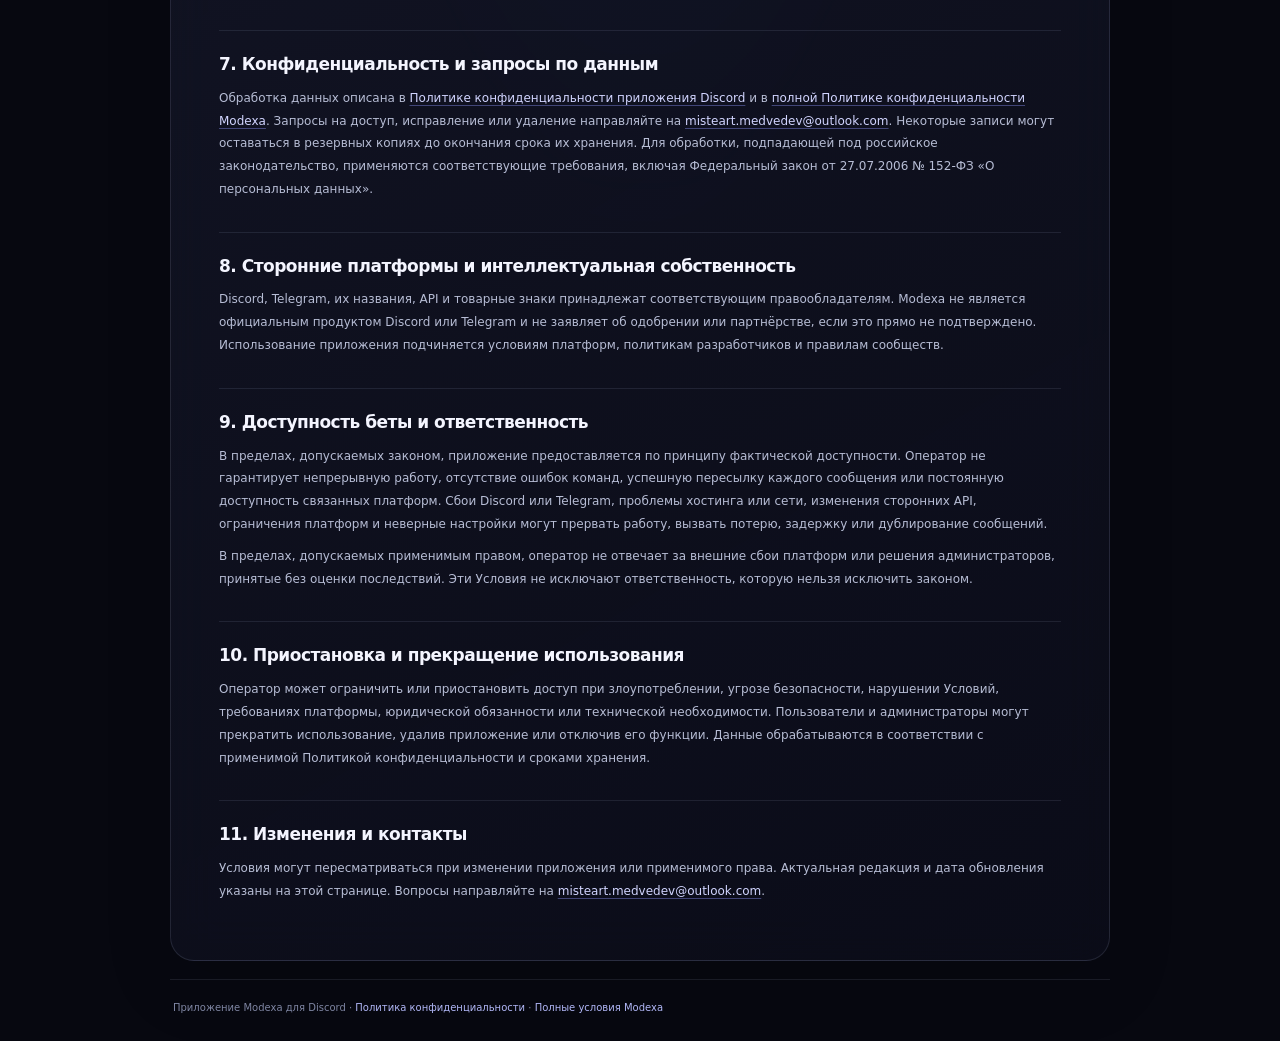
<file: discord/terms.html>
<!doctype html>
<html lang="en">
<head>
  <meta charset="utf-8">
  <meta name="viewport" content="width=device-width, initial-scale=1">
  <meta name="theme-color" content="#080a16">
  <meta name="description" content="Terms of Use for the Modexa Discord application and connected community features.">
  <link rel="stylesheet" href="../modexa/effects.css?v=4">
  <title>Terms of Use — Modexa Discord Application</title>
</head>
<body data-page="discord-terms" data-default-language="en">
  <canvas class="metasphere-canvas" id="metaspheres" aria-hidden="true"></canvas><div class="ambient-shade" aria-hidden="true"></div>
  <header class="site-header" id="siteHeader"><div class="header-inner">
    <a class="brand" href="../" aria-label="Modexa"><span class="brand-symbol" aria-hidden="true">m</span><span class="brand-word">Mod<span>exa</span></span></a>
    <div class="header-actions"><a class="legal-header-link" href="./privacy" data-i="legalPrivacy">Privacy Policy</a><button class="language-toggle" id="languageToggle" type="button" aria-label="Switch language">RU</button></div>
  </div></header>
  <main class="legal-page"><div class="legal-shell">
    <section class="glass legal-hero"><div class="section-kicker">MODEXA / DISCORD APPLICATION / 02</div>
      <h1 data-lang-block="en" data-page-title="en">Terms of Use for the Modexa Discord Application</h1><h1 data-lang-block="ru" data-page-title="ru" hidden>Условия использования приложения Modexa для Discord</h1>
      <p data-lang-block="en">Last updated: 19 October 2026. These Terms apply to the Modexa Discord application and its connected features.</p><p data-lang-block="ru" hidden>Последнее обновление: 19 октября 2026 года. Условия относятся к приложению Modexa для Discord и связанным функциям.</p>
    </section>
    <article class="glass legal-content">
      <div data-lang-block="en">
        <div class="legal-notice">The application is in open beta. Features and availability can change, and uninterrupted operation is not guaranteed. Discord's mandatory terms and applicable law continue to apply.</div>
        <h2>1. Owner and acceptance</h2>
        <p>Operator: Artem Medvedev, an individual. Contact: <a href="mailto:misteart.medvedev@outlook.com">misteart.medvedev@outlook.com</a>. By installing, configuring, or using the application, you agree to these Terms. If you do not agree, do not use the application.</p>
        <h2>2. Purpose and feature availability</h2>
        <p>The application provides community-management and integration tools. Depending on the current build and granted permissions, features may include commands, settings, identity linking, role-related tools, or message forwarding where implemented and enabled.</p>
        <h2>3. Permissions and server administrators</h2>
        <p>Administrators must review the permissions requested by the application and grant only those appropriate for their intended use. Administrators are responsible for bot configuration, selected channels, role permissions, enabled integrations, and informing members about features that affect them.</p>
        <h2>4. Account linking and identifiers</h2>
        <p>The application may use Discord IDs, usernames, display names, available avatars, server/channel identifiers, and linking records needed by supported functionality. Linking codes must be kept private and must not be posted publicly. The application does not require Discord passwords or user authentication tokens.</p>
        <h2>5. Bridge and forwarded content</h2>
        <p>A bridge may forward message content only when a relevant feature is available and configured. Administrators must choose appropriate source and destination channels and notify members as required. Do not enable forwarding for confidential content without a proper basis. Delivery can be delayed, duplicated, or fail during beta.</p>
        <h2>6. Acceptable use</h2>
        <p>You must not use the application for unlawful activity, harassment, spam, fraud, unauthorised data collection, credential theft, evasion of security controls, interference with platform services, or infringement of third-party rights. You must not attempt to access data beyond the permissions granted for the intended feature.</p>
        <h2>7. Privacy and data requests</h2>
        <p>Data processing is explained in the <a href="./privacy">Discord Application Privacy Policy</a> and the <a href="../modexa/privacy">full Modexa Privacy Policy</a>. Requests concerning access, correction, or deletion should be sent to <a href="mailto:misteart.medvedev@outlook.com">misteart.medvedev@outlook.com</a>. Some records may remain in backups until their retention period expires. For processing within the scope of Russian law, applicable requirements include Federal Law No. 152-FZ of 27 July 2006 “On Personal Data”.</p>
        <h2>8. Third-party platforms and intellectual property</h2>
        <p>Discord, Telegram, their names, APIs, and trademarks belong to their respective owners. Modexa is not an official Discord or Telegram product and does not claim endorsement or partnership unless expressly confirmed. Use of the application remains subject to the applicable platform terms, developer policies, and community rules.</p>
        <h2>9. Beta availability and liability</h2>
        <p>To the extent permitted by law, the application is provided on an “as available” basis. The operator does not guarantee uninterrupted service, error-free commands, successful forwarding of every message, or continuous availability of linked platforms. Discord or Telegram outages, hosting or network problems, third-party API changes, platform limits, and incorrect configuration may interrupt service or cause loss, delay, or duplication of messages.</p>
        <p>To the extent permitted by applicable law, the operator is not responsible for external platform outages or administrator decisions made without checking their consequences. These Terms do not exclude liability that cannot legally be excluded.</p>
        <h2>10. Suspension and termination</h2>
        <p>The operator may restrict or suspend access due to abuse, a security risk, a breach of these Terms, platform requirements, legal obligations, or technical necessity. Users and administrators may stop using the application by removing it or disabling its features. Data is handled according to the relevant Privacy Policy and applicable retention requirements.</p>
        <h2>11. Changes and contact</h2>
        <p>These Terms may be revised when the application or applicable law changes. The current version and revision date appear on this page. Questions can be sent to <a href="mailto:misteart.medvedev@outlook.com">misteart.medvedev@outlook.com</a>.</p>
      </div>
      <div data-lang-block="ru" hidden>
        <div class="legal-notice">Приложение находится в открытой бете. Функции и доступность могут меняться; непрерывная работа не гарантируется. Обязательные условия Discord и применимое законодательство продолжают действовать.</div>
        <h2>1. Владелец и принятие условий</h2>
        <p>Оператор: Медведев Артём, физическое лицо. Контакт: <a href="mailto:misteart.medvedev@outlook.com">misteart.medvedev@outlook.com</a>. Добавляя, настраивая или используя приложение, вы соглашаетесь с этими Условиями. Если вы не согласны, не используйте приложение.</p>
        <h2>2. Назначение и доступность функций</h2>
        <p>Приложение предоставляет инструменты для управления сообществами и интеграций. В зависимости от сборки и предоставленных разрешений функции могут включать команды, настройки, связывание идентичностей, инструменты для ролей или пересылку сообщений, если эти возможности реализованы и включены.</p>
        <h2>3. Разрешения и администраторы серверов</h2>
        <p>Администраторы должны проверять запрашиваемые приложением разрешения и выдавать только необходимые для предполагаемого использования. Администратор отвечает за настройку бота, выбор каналов, права на роли, включённые интеграции и информирование участников о функциях, которые на них влияют.</p>
        <h2>4. Связывание аккаунтов и идентификаторы</h2>
        <p>Приложение может использовать идентификаторы Discord, имена пользователей, отображаемые имена, доступные аватарки, идентификаторы серверов и каналов и записи связки, необходимые для поддерживаемых функций. Коды связывания необходимо хранить в тайне и не публиковать. Приложение не требует паролей Discord или пользовательских токенов авторизации.</p>
        <h2>5. Мост и пересылаемое содержимое</h2>
        <p>Мост может пересылать содержимое сообщений только при наличии соответствующей функции и настроек. Администраторы должны выбрать подходящие исходные и целевые каналы и при необходимости уведомить участников. Не включайте пересылку конфиденциального содержимого без надлежащего основания. Во время бета-тестирования доставка может задерживаться, дублироваться или завершаться ошибкой.</p>
        <h2>6. Допустимое использование</h2>
        <p>Запрещено использовать приложение для незаконных действий, преследования, спама, мошенничества, несанкционированного сбора данных, кражи учётных данных, обхода мер безопасности, вмешательства в работу платформ или нарушения прав третьих лиц. Нельзя пытаться получить доступ к данным за пределами разрешений, выданных для соответствующей функции.</p>
        <h2>7. Конфиденциальность и запросы по данным</h2>
        <p>Обработка данных описана в <a href="./privacy">Политике конфиденциальности приложения Discord</a> и в <a href="../modexa/privacy">полной Политике конфиденциальности Modexa</a>. Запросы на доступ, исправление или удаление направляйте на <a href="mailto:misteart.medvedev@outlook.com">misteart.medvedev@outlook.com</a>. Некоторые записи могут оставаться в резервных копиях до окончания срока их хранения. Для обработки, подпадающей под российское законодательство, применяются соответствующие требования, включая Федеральный закон от 27.07.2006 № 152-ФЗ «О персональных данных».</p>
        <h2>8. Сторонние платформы и интеллектуальная собственность</h2>
        <p>Discord, Telegram, их названия, API и товарные знаки принадлежат соответствующим правообладателям. Modexa не является официальным продуктом Discord или Telegram и не заявляет об одобрении или партнёрстве, если это прямо не подтверждено. Использование приложения подчиняется условиям платформ, политикам разработчиков и правилам сообществ.</p>
        <h2>9. Доступность беты и ответственность</h2>
        <p>В пределах, допускаемых законом, приложение предоставляется по принципу фактической доступности. Оператор не гарантирует непрерывную работу, отсутствие ошибок команд, успешную пересылку каждого сообщения или постоянную доступность связанных платформ. Сбои Discord или Telegram, проблемы хостинга или сети, изменения сторонних API, ограничения платформ и неверные настройки могут прервать работу, вызвать потерю, задержку или дублирование сообщений.</p>
        <p>В пределах, допускаемых применимым правом, оператор не отвечает за внешние сбои платформ или решения администраторов, принятые без оценки последствий. Эти Условия не исключают ответственность, которую нельзя исключить законом.</p>
        <h2>10. Приостановка и прекращение использования</h2>
        <p>Оператор может ограничить или приостановить доступ при злоупотреблении, угрозе безопасности, нарушении Условий, требованиях платформы, юридической обязанности или технической необходимости. Пользователи и администраторы могут прекратить использование, удалив приложение или отключив его функции. Данные обрабатываются в соответствии с применимой Политикой конфиденциальности и сроками хранения.</p>
        <h2>11. Изменения и контакты</h2>
        <p>Условия могут пересматриваться при изменении приложения или применимого права. Актуальная редакция и дата обновления указаны на этой странице. Вопросы направляйте на <a href="mailto:misteart.medvedev@outlook.com">misteart.medvedev@outlook.com</a>.</p>
      </div>
    </article>
    <footer class="legal-footer"><div data-lang-block="en">Modexa Discord Application · <a href="./privacy">Privacy Policy</a> · <a href="../modexa/terms">Full Modexa Terms</a></div><div data-lang-block="ru" hidden>Приложение Modexa для Discord · <a href="./privacy">Политика конфиденциальности</a> · <a href="../modexa/terms">Полные условия Modexa</a></div></footer>
  </div></main>
  <aside class="cookie-banner" id="cookieBanner" role="dialog" aria-labelledby="cookieTitle" aria-hidden="true" hidden><div class="cookie-copy"><strong id="cookieTitle" data-i="cookieTitle">Analytics preferences</strong><p data-i="cookieCopy">Yandex Metrica is optional and starts only after your consent.</p><p><a href="./privacy" data-i="cookieLearnMore">Privacy Policy</a></p></div><div class="cookie-actions"><button class="cookie-accept" id="cookieAccept" type="button" data-i="cookieAccept">Allow analytics</button><button class="cookie-dismiss" id="cookieReject" type="button" data-i="cookieReject">Do not allow</button></div></aside>
  <script src="../modexa/script.js?v=1" defer></script>
</body>
</html>
</file>
<file: effects.css>
:root{--fx-blue:#68a7ff;--fx-purple:#a47cff}
.fx-progress{position:fixed;z-index:9999;top:0;left:0;width:100%;height:2px;transform:scaleX(0);transform-origin:left;background:linear-gradient(90deg,var(--fx-blue),var(--fx-purple));box-shadow:0 0 14px rgba(104,167,255,.7);pointer-events:none}
.fx-cursor{position:fixed;z-index:1;width:520px;height:520px;left:0;top:0;border-radius:50%;transform:translate3d(calc(var(--mx,-999px) - 50%),calc(var(--my,-999px) - 50%),0);background:radial-gradient(circle,rgba(104,167,255,.09),transparent 67%);pointer-events:none;opacity:0;transition:opacity .35s}
.fx-grid{position:fixed;inset:0;z-index:-1;pointer-events:none;overflow:hidden}.fx-grid canvas{width:100%;height:100%;display:block;opacity:.5}
.fx-tilt{transform-style:preserve-3d;will-change:transform;transition:transform .3s cubic-bezier(.22,1,.36,1),box-shadow .3s!important;position:relative;isolation:isolate}
.fx-tilt:before{content:"";position:absolute;inset:0;border-radius:inherit;pointer-events:none;opacity:0;background:radial-gradient(430px circle at var(--fx-x,50%) var(--fx-y,50%),rgba(104,167,255,.15),transparent 64%);transition:opacity .25s;z-index:-1}.fx-tilt:hover:before{opacity:1}
.fx-ripple{position:absolute;width:8px;height:8px;border-radius:50%;background:rgba(255,255,255,.45);transform:translate(-50%,-50%);pointer-events:none;animation:fx-ripple .65s ease-out forwards}.btn,.nav-cta{position:relative;overflow:hidden}
@keyframes fx-ripple{to{width:220px;height:220px;opacity:0}}
.fx-ready{transition-delay:var(--fx-delay,0ms)!important}.fx-visible{animation:fx-enter .75s cubic-bezier(.22,1,.36,1) both}.fx-visible:nth-child(2){animation-delay:.05s}.fx-visible:nth-child(3){animation-delay:.1s}.fx-visible:nth-child(4){animation-delay:.15s}
@keyframes fx-enter{from{opacity:0;filter:blur(8px);transform:translateY(24px) scale(.985)}to{opacity:1;filter:blur(0);transform:none}}
.fx-network{height:280px;position:relative;overflow:hidden;border:1px solid rgba(104,167,255,.16);border-radius:24px;background:radial-gradient(ellipse at center,rgba(104,167,255,.1),transparent 65%),rgba(12,16,24,.65);margin:24px 0}.fx-network canvas{width:100%;height:100%;display:block}.fx-network-label{position:absolute;left:20px;top:18px;color:#9ca9bc;font:600 11px 'JetBrains Mono',monospace;letter-spacing:.12em}.fx-network-legend{position:absolute;right:20px;bottom:16px;color:#9ca9bc;font:500 10px 'JetBrains Mono',monospace}.fx-network-legend:before{content:"●";color:#57d68b;margin-right:8px}
@media(max-width:700px){.fx-cursor{display:none}.fx-network{height:210px}}
@media(prefers-reduced-motion:reduce){.fx-grid,.fx-cursor{display:none!important}.fx-visible{animation:none!important}.fx-tilt{transform:none!important;transition:none!important}.fx-ripple{display:none!important}}
/* ambient background motion */
body::before{animation:fxAurora 16s ease-in-out infinite alternate;transform:scale(1.08);will-change:transform,filter}
body::after{animation:fxGridDrift 28s linear infinite;background-position:0 0}
@keyframes fxAurora{0%{transform:translate3d(-1%,-1%,0) scale(1.05);filter:hue-rotate(0deg)}50%{transform:translate3d(2%,1%,0) scale(1.09);filter:hue-rotate(10deg)}100%{transform:translate3d(-1%,2%,0) scale(1.06);filter:hue-rotate(-8deg)}}
@keyframes fxGridDrift{to{background-position:40px 40px}}
.network-shell,.world-shell{animation:fxShellBreath 7s ease-in-out infinite}
@keyframes fxShellBreath{50%{box-shadow:0 30px 100px rgba(0,0,0,.28),0 0 55px rgba(104,167,255,.045)}}
@media(prefers-reduced-motion:reduce){body::before,body::after,.network-shell,.world-shell{animation:none!important}}


/* Unified premium surfaces */
.world-shell,.network-side,.activity-card,.control-card,.tool-card,.service,.panel,.card,.project,.profile-card,.contact-card{
  isolation:isolate;
}
.world-shell::after,.network-side::after,.activity-card::after,.control-card::after,.tool-card::after,.service::after,.panel::after,.card::after,.project::after,.profile-card::after,.contact-card::after{
  content:"";position:absolute;inset:0;pointer-events:none;border-radius:inherit;
  background:linear-gradient(115deg,transparent 25%,rgba(255,255,255,.045) 48%,transparent 70%);
  transform:translateX(-120%);transition:transform .8s cubic-bezier(.22,1,.36,1);
}
.world-shell:hover::after,.network-side:hover::after,.activity-card:hover::after,.control-card:hover::after,.tool-card:hover::after,.service:hover::after,.panel:hover::after,.card:hover::after,.project:hover::after,.profile-card:hover::after,.contact-card:hover::after{
  transform:translateX(120%);
}
.server-row,.control-card,.tool-card,.service,.activity-card{will-change:transform}
.server-row:active,.control-card:active,.tool-card:active,.service:active{transform:scale(.985)}
@keyframes fxStatusBlink{0%,100%{opacity:.5}50%{opacity:1}}
.live-dot,.online{animation:fxStatusBlink 2s ease-in-out infinite}
@media(prefers-reduced-motion:reduce){
  .world-shell::after,.network-side::after,.activity-card::after,.control-card::after,.tool-card::after,.service::after,.panel::after,.card::after,.project::after,.profile-card::after,.contact-card::after{display:none}
  .live-dot,.online{animation:none}
}

/* Cursor trail + responsive card interiors */
.fx-trail{position:fixed;inset:0;width:100%;height:100%;z-index:0;pointer-events:none}
.fx-cursor{z-index:1}
.fx-interactive-card{--fx-rx:0deg;--fx-ry:0deg;--fx-dx:0px;--fx-dy:0px;overflow:hidden}
.fx-interactive-card{transform:perspective(1000px) rotateX(var(--fx-rx)) rotateY(var(--fx-ry)) translateY(var(--fx-lift,0px))}
.fx-interactive-card:hover{--fx-lift:-5px}
.fx-interactive-card> :not(.fx-ripple){transition:transform .35s cubic-bezier(.22,1,.36,1),filter .35s ease}
.fx-interactive-card> :not(.fx-ripple){transform:translate3d(calc(var(--fx-dx) * .45),calc(var(--fx-dy) * .45),0)}
.fx-interactive-card .icon{transform:translate3d(var(--fx-dx),var(--fx-dy),18px) rotate(calc(var(--fx-ry) * -1.5)) scale(1.04)}
.fx-interactive-card .tags{transform:translate3d(calc(var(--fx-dx) * -.55),calc(var(--fx-dy) * -.55),0)}
.fx-interactive-card .tag{transition:transform .25s ease,background .25s ease,border-color .25s ease}
.fx-interactive-card .tag:nth-child(1){transition-delay:0ms}.fx-interactive-card .tag:nth-child(2){transition-delay:35ms}.fx-interactive-card .tag:nth-child(3){transition-delay:70ms}
.fx-interactive-card:hover .tag{background:rgba(104,167,255,.055);border-color:rgba(104,167,255,.22)}
.fx-interactive-card:hover .tag:nth-child(1){transform:translateY(-2px)}.fx-interactive-card:hover .tag:nth-child(2){transform:translateY(-4px)}.fx-interactive-card:hover .tag:nth-child(3){transform:translateY(-2px)}
.fx-interactive-card.fx-pressed{transform:perspective(1000px) rotateX(var(--fx-rx)) rotateY(var(--fx-ry)) translateY(-1px) scale(.992)}
.fx-interactive-card::before{background:radial-gradient(500px circle at var(--fx-x,50%) var(--fx-y,50%),rgba(104,167,255,.19),transparent 58%),linear-gradient(120deg,transparent 35%,rgba(255,255,255,.025),transparent 65%)}
@media(prefers-reduced-motion:reduce){.fx-trail{display:none!important}.fx-interactive-card,.fx-interactive-card>*,.fx-interactive-card .icon,.fx-interactive-card .tags{transform:none!important;transition:none!important}}

/* Mobile performance safeguards — visual output remains unchanged */
@media (max-width:760px){
  .fx-cursor,.fx-trail{display:none!important}
  .fx-tilt,.motion-tilt{transform:none!important;will-change:auto!important}
  .fx-interactive-card:hover{transform:none!important}
}
@media (max-width:480px){
  .fx-grid{opacity:.75}
  .fx-network{opacity:.9}
}
@media (prefers-reduced-motion:reduce){.fx-grid canvas,.fx-network canvas{animation:none!important}}
</file>
<file: modexa/effects.css>
:root {
  color-scheme: dark;
  --bg: #070810;
  --panel: rgba(16, 18, 31, .68);
  --panel-strong: rgba(19, 21, 38, .9);
  --line: rgba(202, 210, 255, .12);
  --line-bright: rgba(202, 210, 255, .22);
  --text: #f4f5ff;
  --muted: #a2a6c1;
  --subtle: #737995;
  --purple: #7c83ff;
  --purple-soft: #a6aaff;
  --blue: #62c7f6;
  --mint: #87efce;
  --radius: 24px;
  --content: 1160px;
  font-family: Inter, ui-sans-serif, system-ui, -apple-system, "Segoe UI", sans-serif;
}
* { box-sizing: border-box; }
html { min-width: 320px; background: var(--bg); scroll-behavior: smooth; scroll-padding-top: 104px; }
body { min-height: 100%; margin: 0; overflow-x: clip; background: radial-gradient(ellipse at 50% -20%, #20244a 0, transparent 53%), var(--bg); color: var(--text); font: 15px/1.7 Inter, ui-sans-serif, system-ui, -apple-system, "Segoe UI", sans-serif; -webkit-font-smoothing: antialiased; }
body::before { position: fixed; z-index: -2; inset: 0; content: ""; pointer-events: none; background: radial-gradient(ellipse at 18% 22%, rgba(83, 81, 199, .12), transparent 38%), radial-gradient(ellipse at 84% 68%, rgba(37, 153, 197, .09), transparent 37%); }
a { color: inherit; text-decoration: none; }
main { position: relative; z-index: 2; }
.site-footer { position: relative; z-index: 2; }
button, input { font: inherit; }
button, a { -webkit-tap-highlight-color: transparent; }
button:focus-visible, a:focus-visible, summary:focus-visible { outline: 2px solid #b6bcff; outline-offset: 4px; }
::selection { color: #fff; background: #646ce7; }
.shell { width: min(var(--content), calc(100% - 44px)); margin-inline: auto; }
.mono, .eyebrow, .section-kicker, .status-label { font-family: ui-monospace, SFMono-Regular, Menlo, Consolas, monospace; font-size: 10px; font-weight: 650; letter-spacing: .12em; text-transform: uppercase; }
.muted { color: var(--muted); }
.metasphere-canvas { position: fixed; z-index: 0; inset: 0; width: 100%; height: 100%; pointer-events: none; opacity: .78; filter: blur(26px) contrast(1.18) saturate(145%); }
.ambient-shade { position: fixed; z-index: 1; inset: 0; pointer-events: none; background: linear-gradient(180deg, rgba(7,8,16,.05), rgba(7,8,16,.54) 72%, rgba(7,8,16,.82)); }
.scroll-progress { position: fixed; z-index: 100; inset: 0 auto auto 0; width: 100%; height: 2px; pointer-events: none; background: linear-gradient(90deg, #767dff, #5bc8f2, #a78bfa); transform: scaleX(0); transform-origin: left; }
.site-header { position: fixed; z-index: 60; inset: 14px 0 auto; width: min(var(--content), calc(100% - 32px)); margin-inline: auto; border: 1px solid rgba(221,225,255,.14); border-radius: 18px; background: rgba(9, 11, 22, .74); box-shadow: 0 18px 60px rgba(0,0,0,.22), inset 0 1px rgba(255,255,255,.045); backdrop-filter: blur(24px) saturate(145%); -webkit-backdrop-filter: blur(24px) saturate(145%); }
.header-inner { display: flex; min-height: 66px; align-items: center; justify-content: space-between; gap: 18px; padding: 0 18px; }
.brand { display: inline-flex; min-width: max-content; align-items: center; gap: 10px; font-size: 16px; font-weight: 820; letter-spacing: -.065em; }
.brand-symbol { display: grid; width: 35px; height: 35px; place-items: center; overflow: hidden; border: 1px solid rgba(193,197,255,.34); border-radius: 12px; background: linear-gradient(145deg, rgba(127,135,255,.32), rgba(87,198,236,.12)); box-shadow: inset 0 1px rgba(255,255,255,.2), 0 5px 24px rgba(102,108,255,.18); color: #e4e6ff; font-size: 19px; font-weight: 900; }
.brand-word span { color: #a6acff; }
.header-nav { display: flex; align-items: center; gap: 4px; }
.header-nav a { padding: 9px 10px; border-radius: 10px; color: #b0b4ce; font-size: 11px; font-weight: 650; transition: color .2s ease, background .2s ease; }
.header-nav a:hover { color: white; background: rgba(255,255,255,.06); }
.header-actions { display: flex; align-items: center; gap: 8px; }
.header-actions > .legal-header-link { padding: 8px 10px; border-radius: 10px; color: #b0b4ce; font-size: 11px; font-weight: 650; transition: color .2s ease, background .2s ease; }
.header-actions > .legal-header-link:hover { color: white; background: rgba(255,255,255,.06); }
.language-toggle, .menu-toggle { display: inline-flex; min-width: 42px; height: 38px; align-items: center; justify-content: center; padding: 0 11px; border: 1px solid var(--line); border-radius: 11px; background: rgba(255,255,255,.035); color: #f4f5ff; font-size: 10px; font-weight: 800; cursor: pointer; transition: background .2s, border-color .2s; }
.language-toggle:hover, .menu-toggle:hover { border-color: var(--line-bright); background: rgba(255,255,255,.08); }
.menu-toggle { display: none; min-width: 38px; font-size: 18px; }
.button { display: inline-flex; min-height: 48px; align-items: center; justify-content: center; gap: 10px; padding: 0 18px; border: 1px solid transparent; border-radius: 13px; font-size: 12px; font-weight: 760; cursor: pointer; transition: transform .22s ease, background .22s ease, border-color .22s ease, box-shadow .22s ease; }
.button:hover { transform: translateY(-2px); }
.button-primary { border-color: rgba(202,205,255,.62); background: linear-gradient(135deg, #b8bcff, #858bff 55%, #6d7ded); box-shadow: 0 10px 32px rgba(109,119,237,.2), inset 0 1px rgba(255,255,255,.5); color: #080a19; }
.button-primary:hover { box-shadow: 0 14px 40px rgba(109,119,237,.34), inset 0 1px rgba(255,255,255,.6); }
.button-secondary { border-color: var(--line); background: rgba(255,255,255,.035); color: #eff0ff; }
.button-secondary:hover { border-color: var(--line-bright); background: rgba(255,255,255,.075); }
.button-discord { border-color: rgba(117,127,255,.42); background: linear-gradient(130deg, rgba(88,101,242,.24), rgba(88,101,242,.08)); box-shadow: inset 0 1px rgba(255,255,255,.06); color: #dfe1ff; }
.button-telegram { border-color: rgba(98,199,246,.3); background: rgba(45,166,218,.1); color: #c7efff; }
.hero { position: relative; padding: 172px 0 86px; }
.hero-grid { display: grid; grid-template-columns: minmax(0, 1.06fr) minmax(390px, .94fr); align-items: center; gap: clamp(36px, 6.2vw, 84px); }
.eyebrow { display: inline-flex; align-items: center; gap: 9px; padding: 8px 11px; border: 1px solid rgba(196,202,255,.15); border-radius: 99px; background: rgba(255,255,255,.035); color: #c9ccef; letter-spacing: .09em; }
.live-dot { position: relative; display: inline-block; width: 7px; height: 7px; flex: 0 0 7px; border-radius: 99px; background: #82edc8; box-shadow: 0 0 14px rgba(130,237,200,.55); }
.live-dot::after { position: absolute; inset: -4px; border: 1px solid rgba(130,237,200,.45); border-radius: inherit; content: ""; animation: status-pulse 2s ease-out infinite; }
@keyframes status-pulse { 0% { transform: scale(.55); opacity: .9; } 100% { transform: scale(1.9); opacity: 0; } }
.hero h1 { max-width: 750px; margin: 24px 0 20px; font-size: clamp(49px, 6.5vw, 82px); font-weight: 720; line-height: .98; letter-spacing: -.085em; }
.gradient-text { background: linear-gradient(105deg, #fff 5%, #bbc1ff 46%, #77d5f5 94%); background-clip: text; -webkit-background-clip: text; color: transparent; }
.hero-copy { max-width: 600px; margin: 0; color: #b5b8d0; font-size: 15px; line-height: 1.9; }
.hero-actions { display: flex; flex-wrap: wrap; gap: 10px; margin-top: 29px; }
.trust-line { display: flex; flex-wrap: wrap; align-items: center; gap: 10px 15px; margin-top: 26px; color: #989ebc; font-size: 11px; }
.trust-line .trust-item { display: inline-flex; align-items: center; gap: 7px; }
.trust-line .trust-mark { color: #bbc1ff; }
.hero-note { margin: 17px 0 0; color: #7c829e; font-size: 10px; line-height: 1.75; }
.hero-note a { color: #c0c4ff; text-decoration: underline; text-decoration-color: #858cff66; text-underline-offset: 3px; }
.glass { border: 1px solid var(--line); border-radius: var(--radius); background: linear-gradient(150deg, rgba(25,28,48,.76), rgba(13,15,28,.64)); box-shadow: inset 0 1px rgba(255,255,255,.045), 0 24px 70px rgba(0,0,0,.12); backdrop-filter: blur(22px) saturate(125%); -webkit-backdrop-filter: blur(22px) saturate(125%); }
.preview-panel { position: relative; isolation: isolate; padding: 18px; border: 1px solid rgba(208,213,255,.18); border-radius: 27px; background: linear-gradient(150deg, rgba(30,34,59,.88), rgba(10,13,26,.82)); box-shadow: 0 30px 100px rgba(0,0,0,.28), inset 0 1px rgba(255,255,255,.09); }
.preview-panel::before { position: absolute; z-index: -1; inset: -1px; border-radius: inherit; background: linear-gradient(135deg, rgba(142,149,255,.2), transparent 43%, rgba(73,202,234,.12)); content: ""; pointer-events: none; }
.preview-top { display: flex; align-items: center; justify-content: space-between; gap: 12px; padding: 3px 3px 15px; border-bottom: 1px solid rgba(255,255,255,.09); color: #8288a7; }
.preview-top strong { color: #e6e8ff; font-size: 10px; letter-spacing: .12em; }
.beta-pill { display: inline-flex; align-items: center; gap: 8px; color: #b9ffe5; font-size: 9px; font-weight: 750; letter-spacing: .08em; }
.platform-cards { display: grid; grid-template-columns: 1fr 1fr; gap: 10px; margin: 15px 0; }
.platform-card { min-width: 0; padding: 14px; border: 1px solid rgba(255,255,255,.08); border-radius: 16px; background: rgba(255,255,255,.025); }
.platform-head { display: flex; align-items: center; gap: 10px; }
.platform-icon { display: grid; width: 38px; height: 38px; flex: 0 0 38px; place-items: center; border-radius: 12px; font-size: 19px; font-weight: 900; }
.telegram-icon { background: rgba(43,165,219,.14); color: #78d6ff; }
.discord-icon { background: linear-gradient(140deg, rgba(88,101,242,.5), rgba(88,101,242,.18)); color: #d8dbff; }
.platform-card strong { display: block; font-size: 12px; }
.platform-card small { display: block; margin-top: 2px; color: #7e85a5; font-size: 9px; }
.console-divider { display: flex; align-items: center; gap: 10px; margin: 16px 0 12px; color: #8187a6; text-align: center; }
.console-divider::before, .console-divider::after { height: 1px; flex: 1; background: linear-gradient(90deg, transparent, rgba(255,255,255,.14)); content: ""; }
.console-divider::after { background: linear-gradient(90deg, rgba(255,255,255,.14), transparent); }
.identity-preview { padding: 16px; border: 1px solid rgba(170,177,255,.16); border-radius: 19px; background: linear-gradient(140deg, rgba(89,99,211,.1), rgba(255,255,255,.025)); }
.identity-header { display: flex; align-items: center; gap: 11px; }
.identity-mark { display: grid; width: 44px; height: 44px; flex: 0 0 44px; place-items: center; border: 1px solid rgba(189,194,255,.24); border-radius: 14px; background: linear-gradient(140deg, rgba(131,139,255,.3), rgba(82,201,233,.11)); color: #d9dcff; font-size: 23px; font-weight: 900; }
.identity-header strong { display: block; font-size: 14px; letter-spacing: -.04em; }
.identity-header small { display: block; margin-top: 3px; color: #9299b8; font-size: 9px; }
.identity-status { margin-left: auto; color: #8be7c8; font-size: 9px; font-weight: 750; }
.identity-pills { display: flex; flex-wrap: wrap; gap: 7px; margin-top: 14px; }
.identity-pills span { padding: 5px 8px; border: 1px solid rgba(255,255,255,.08); border-radius: 8px; background: rgba(255,255,255,.025); color: #b1b7d4; font: 9px ui-monospace, monospace; letter-spacing: .07em; }
.preview-footer { display: flex; align-items: center; justify-content: space-between; gap: 12px; margin-top: 14px; color: #777f9e; font-size: 9px; }
.signal-strip { display: grid; grid-template-columns: repeat(3, minmax(0,1fr)); gap: 12px; margin-top: 22px; }
.signal-item { padding: 15px 15px 14px; border-left: 1px solid rgba(182,189,255,.27); background: linear-gradient(90deg, rgba(132,140,255,.07), transparent); }
.signal-item strong { display: block; font-size: 16px; font-weight: 730; letter-spacing: -.05em; }
.signal-item small { display: block; margin-top: 3px; color: #858ba9; font-size: 9px; line-height: 1.55; }
.section { position: relative; padding: 90px 0; }
.section-head { display: grid; grid-template-columns: minmax(0, .95fr) minmax(250px, .65fr); align-items: end; gap: 35px; margin-bottom: 31px; }
.section-kicker { color: #8c92b1; }
.section-title { margin: 11px 0 0; font-size: clamp(32px, 4.3vw, 52px); font-weight: 690; line-height: 1.08; letter-spacing: -.075em; }
.section-copy { max-width: 480px; margin: 0; color: #a9aec9; font-size: 13px; line-height: 1.9; }
.feature-grid { display: grid; grid-template-columns: repeat(12, minmax(0,1fr)); gap: 13px; }
.feature-card { position: relative; isolation: isolate; grid-column: span 4; min-height: 236px; overflow: hidden; padding: 24px; transform-style: preserve-3d; transition: border-color .25s, background .25s, box-shadow .25s; }
.feature-card:nth-child(1), .feature-card:nth-child(4) { grid-column: span 5; }
.feature-card:nth-child(2), .feature-card:nth-child(5) { grid-column: span 7; }
.feature-card:hover { border-color: rgba(179,186,255,.25); box-shadow: inset 0 1px rgba(255,255,255,.07), 0 22px 70px rgba(0,0,0,.19); }
.feature-card::before { position: absolute; z-index: -1; right: -52px; bottom: -86px; width: 210px; height: 210px; border-radius: 50%; background: var(--card-glow, rgba(113,121,255,.2)); filter: blur(52px); content: ""; opacity: .68; transition: opacity .3s; }
.feature-card:hover::before { opacity: 1; }
.feature-icon { display: grid; width: 43px; height: 43px; place-items: center; border: 1px solid rgba(201,206,255,.16); border-radius: 14px; background: rgba(255,255,255,.04); color: #d9dcff; font-size: 16px; font-weight: 800; }
.feature-card h3 { margin: 27px 0 8px; font-size: 17px; font-weight: 720; letter-spacing: -.04em; }
.feature-card p { max-width: 500px; margin: 0; color: #a5abc7; font-size: 12px; line-height: 1.85; }
.feature-card .feature-tag { display: inline-flex; margin-top: 18px; color: #8c93b1; font-size: 9px; font-weight: 750; letter-spacing: .1em; text-transform: uppercase; }
.feature-card:nth-child(1) { --card-glow: rgba(111,119,255,.34); }
.feature-card:nth-child(2) { --card-glow: rgba(59,170,230,.27); }
.feature-card:nth-child(3) { --card-glow: rgba(168,109,255,.23); }
.feature-card:nth-child(4) { --card-glow: rgba(82,210,181,.2); }
.feature-card:nth-child(5) { --card-glow: rgba(97,119,255,.25); }
.feature-card:nth-child(6) { --card-glow: rgba(95,194,225,.2); }
.steps-grid { display: grid; grid-template-columns: repeat(3, minmax(0,1fr)); gap: 13px; }
.step-card { min-height: 232px; padding: 23px; }
.step-number { color: #8188a7; font: 10px ui-monospace, monospace; letter-spacing: .12em; }
.step-icon { display: grid; width: 40px; height: 40px; margin-top: 25px; place-items: center; border: 1px solid var(--line); border-radius: 13px; background: rgba(255,255,255,.03); color: #c6caff; font-size: 17px; }
.step-card h3 { margin: 18px 0 8px; font-size: 16px; letter-spacing: -.035em; }
.step-card p { margin: 0; color: #a4aac5; font-size: 12px; line-height: 1.85; }
.platform-layout { display: grid; grid-template-columns: minmax(0, 1fr) minmax(0, 1fr); gap: 15px; align-items: stretch; }
.discord-card, .telegram-card { position: relative; min-width: 0; overflow: hidden; padding: 25px; transform-style: preserve-3d; transition: border-color .25s, box-shadow .25s; }
.discord-card { border-color: rgba(113,124,255,.28); background: linear-gradient(145deg, rgba(41,43,84,.62), rgba(13,15,29,.88)); }
.discord-card::before { position: absolute; top: -140px; right: -120px; width: 280px; height: 280px; border-radius: 50%; background: rgba(88,101,242,.23); filter: blur(60px); content: ""; pointer-events: none; }
.discord-label, .telegram-label { display: inline-flex; align-items: center; gap: 8px; color: #bec3ff; font: 10px ui-monospace, monospace; letter-spacing: .1em; }
.discord-label .brand-dot { background: #7784ff; }
.brand-dot { width: 7px; height: 7px; border-radius: 50%; background: #59bff1; }
.discord-card h3, .telegram-card h3 { position: relative; margin: 15px 0 8px; font-size: 25px; line-height: 1.15; letter-spacing: -.065em; }
.discord-card > p, .telegram-card > p { position: relative; max-width: 500px; margin: 0; color: #aeb3d0; font-size: 12px; line-height: 1.85; }
.discord-ui { position: relative; margin: 22px 0 23px; overflow: hidden; border: 1px solid rgba(180,186,255,.18); border-radius: 17px; background: #17182b; box-shadow: 0 15px 40px rgba(0,0,0,.2); }
.discord-ui-head { display: flex; align-items: center; gap: 9px; padding: 12px 14px; border-bottom: 1px solid rgba(255,255,255,.07); background: #202138; }
.discord-ui-icon { display: grid; width: 30px; height: 30px; place-items: center; border-radius: 10px; background: linear-gradient(140deg, #8490ff, #5865f2); color: white; font-size: 15px; font-weight: 900; }
.discord-ui-head strong { display: block; font-size: 11px; }
.discord-ui-head small { display: block; margin-top: 2px; color: #8d93b5; font-size: 9px; }
.discord-ui-body { padding: 14px; }
.discord-message { display: grid; grid-template-columns: 29px minmax(0,1fr); gap: 9px; margin: 0 0 14px; }
.discord-avatar { display: grid; width: 29px; height: 29px; place-items: center; border-radius: 10px; background: #4b4f91; color: #eff0ff; font-size: 10px; font-weight: 850; }
.discord-message:nth-child(2) .discord-avatar { background: #2e7794; }
.discord-message strong { display: inline; font-size: 10px; }
.discord-message time { margin-left: 6px; color: #727997; font-size: 8px; }
.discord-message p { margin: 3px 0 0; color: #c5c9e2; font-size: 10px; line-height: 1.6; }
.discord-chip-row { display: flex; flex-wrap: wrap; gap: 6px; margin-top: 12px; }
.discord-chip { padding: 5px 8px; border: 1px solid rgba(127,137,255,.24); border-radius: 7px; background: rgba(88,101,242,.12); color: #cbd0ff; font-size: 9px; }
.platform-link { display: inline-flex; align-items: center; justify-content: center; gap: 9px; min-height: 43px; padding: 0 14px; border: 1px solid rgba(255,255,255,.12); border-radius: 12px; background: rgba(255,255,255,.04); color: #eff0ff; font-size: 11px; font-weight: 750; transition: transform .2s, border-color .2s, background .2s; }
.platform-link:hover { transform: translateY(-2px); border-color: rgba(255,255,255,.25); background: rgba(255,255,255,.08); }
.discord-link { border-color: rgba(128,137,255,.4); background: linear-gradient(135deg, rgba(88,101,242,.32), rgba(88,101,242,.12)); color: #eaebff; }
.telegram-link { border-color: rgba(83,188,235,.28); background: rgba(36,161,222,.1); color: #d4f2ff; }
.telegram-visual { display: grid; min-height: 260px; margin: 24px 0 23px; place-items: center; overflow: hidden; border: 1px solid rgba(76,190,231,.16); border-radius: 18px; background: radial-gradient(ellipse at 50% 42%, rgba(36,161,222,.14), transparent 60%), rgba(255,255,255,.015); }
.telegram-orbit { position: relative; display: grid; width: 142px; height: 142px; place-items: center; border: 1px solid rgba(92,202,244,.3); border-radius: 50%; box-shadow: 0 0 70px rgba(36,161,222,.08), inset 0 0 55px rgba(36,161,222,.06); }
.telegram-orbit::before, .telegram-orbit::after { position: absolute; inset: 14px -24px; border: 1px solid rgba(92,202,244,.18); border-radius: 50%; content: ""; transform: rotate(30deg); }
.telegram-orbit::after { inset: -20px 20px; transform: rotate(-30deg); }
.telegram-plane { display: grid; width: 66px; height: 66px; place-items: center; border: 1px solid rgba(151,228,255,.28); border-radius: 22px; background: linear-gradient(145deg, #43b9ec, #2576c2); box-shadow: 0 15px 45px rgba(36,161,222,.26), inset 0 1px rgba(255,255,255,.3); color: #fff; font-size: 27px; }
.platform-caption { margin-top: 8px; color: #8188a7; font-size: 10px; }
.service-grid { display: grid; grid-template-columns: repeat(3, minmax(0,1fr)); gap: 13px; }
.service-card { display: flex; min-height: 170px; flex-direction: column; align-items: flex-start; padding: 21px; transition: transform .25s, border-color .25s; }
.service-card:hover { border-color: var(--line-bright); }
.service-card .status-label { display: inline-flex; align-items: center; gap: 8px; color: #959cbc; font-size: 9px; }
.service-card h3 { margin: 19px 0 7px; font-size: 15px; letter-spacing: -.035em; }
.service-card p { margin: 0; color: #a2a8c4; font-size: 11px; line-height: 1.75; }
.service-card .service-arrow { display: inline-flex; align-items: center; gap: 7px; margin-top: auto; padding-top: 16px; color: #d2d5ff; font-size: 10px; font-weight: 750; }
.faq-grid { display: grid; grid-template-columns: repeat(2, minmax(0,1fr)); gap: 11px; }
.faq-item { min-width: 0; padding: 20px 21px; }
.faq-item summary { display: flex; align-items: flex-start; justify-content: space-between; gap: 15px; color: #eef0ff; font-size: 12px; font-weight: 750; cursor: pointer; list-style: none; }
.faq-item summary::-webkit-details-marker { display: none; }
.faq-item summary::after { content: "+"; color: #aeb4ff; font-size: 17px; font-weight: 450; line-height: 1; }
.faq-item[open] summary::after { content: "−"; }
.faq-item p { margin: 12px 0 0; color: #a4aac6; font-size: 11px; line-height: 1.85; }
.cta-panel { display: flex; align-items: center; justify-content: space-between; gap: 30px; padding: clamp(26px, 4.2vw, 48px); overflow: hidden; }
.cta-panel h2 { margin: 11px 0 12px; font-size: clamp(30px, 4vw, 45px); font-weight: 700; line-height: 1.05; letter-spacing: -.075em; }
.cta-panel p { max-width: 630px; margin: 0; color: #a7adca; font-size: 12px; line-height: 1.85; }
.cta-actions { display: flex; flex-shrink: 0; flex-wrap: wrap; gap: 9px; }
.site-footer { margin-top: 20px; padding: 0 0 26px; }
.footer-inner { display: flex; align-items: center; justify-content: space-between; gap: 18px; padding-top: 20px; border-top: 1px solid rgba(202,210,255,.1); color: #777e9d; font-size: 10px; }
.footer-links { display: flex; flex-wrap: wrap; gap: 17px; }
.footer-links a { color: #a5abc6; transition: color .2s; }
.footer-links a:hover { color: white; }
.cookie-banner { position: fixed; z-index: 90; inset: auto auto 18px 18px; display: grid; grid-template-columns: minmax(0,1fr) auto; width: min(480px, calc(100% - 36px)); gap: 13px; padding: 17px; border: 1px solid rgba(210,215,255,.2); border-radius: 18px; background: rgba(13,15,29,.92); box-shadow: 0 22px 70px rgba(0,0,0,.45), inset 0 1px rgba(255,255,255,.06); backdrop-filter: blur(25px); -webkit-backdrop-filter: blur(25px); opacity: 0; transform: translateY(14px); pointer-events: none; transition: opacity .25s ease, transform .25s ease; }
.cookie-banner.visible { opacity: 1; transform: translateY(0); pointer-events: auto; }
.cookie-banner[hidden] { display: none; }
.cookie-copy strong { display: block; margin-bottom: 5px; font-size: 12px; }
.cookie-copy p { margin: 0; color: #a6acc7; font-size: 10px; line-height: 1.75; }
.cookie-copy a { color: #d8dcff; text-decoration: underline; text-underline-offset: 3px; }
.cookie-actions { display: flex; flex-direction: column; gap: 7px; }
.cookie-accept, .cookie-dismiss { min-height: 34px; padding: 0 12px; border: 1px solid rgba(255,255,255,.12); border-radius: 9px; font-size: 10px; font-weight: 800; white-space: nowrap; cursor: pointer; }
.cookie-accept { border-color: #b7bcff; background: #b7bcff; color: #111326; }
.cookie-dismiss { background: rgba(255,255,255,.035); color: #c2c6de; }
.cookie-accept:hover { background: #d0d3ff; }
.cookie-dismiss:hover { background: rgba(255,255,255,.08); }
.legal-page { position: relative; z-index: 2; padding: 126px 0 0; }
.legal-shell { width: min(940px, calc(100% - 36px)); margin-inline: auto; }
.legal-hero { padding: clamp(26px, 5vw, 50px); }
.legal-hero h1 { max-width: 760px; margin: 12px 0 12px; font-size: clamp(34px, 5.1vw, 56px); line-height: 1.03; letter-spacing: -.075em; }
.legal-hero p { max-width: 700px; margin: 0; color: #aab0cd; font-size: 12px; line-height: 1.85; }
.legal-content { margin-top: 14px; padding: clamp(24px, 4.8vw, 48px); }
.legal-content h2 { margin: 31px 0 10px; padding-top: 22px; border-top: 1px solid rgba(202,210,255,.1); font-size: 17px; line-height: 1.4; letter-spacing: -.03em; }
.legal-content h2:first-child { margin-top: 0; padding-top: 0; border-top: 0; }
.legal-content p, .legal-content li { color: #b7bdd5; font-size: 12px; line-height: 1.9; }
.legal-content p { margin: 9px 0; }
.legal-content ul { padding-left: 22px; }
.legal-content li { margin: 6px 0; padding-left: 4px; }
.legal-content strong { color: #f0f1ff; }
.legal-content a { color: #d2d5ff; text-decoration: underline; text-decoration-color: #8f96ff66; text-underline-offset: 3px; }
.legal-notice { margin: 20px 0; padding: 14px 16px; border: 1px solid rgba(136,146,255,.22); border-radius: 13px; background: rgba(104,112,235,.08); color: #cbd0ff; font-size: 11px; line-height: 1.8; }
.legal-lang[hidden], [data-lang-block][hidden] { display: none !important; }
.legal-footer { margin-top: 18px; padding: 19px 3px 25px; border-top: 1px solid rgba(202,210,255,.1); color: #8289a7; font-size: 10px; }
.legal-footer a { color: #b7bdff; }
.reveal { opacity: 0; transform: translate3d(0, 18px, 0); transition: opacity .68s cubic-bezier(.2,.7,.2,1), transform .68s cubic-bezier(.2,.7,.2,1); transition-delay: var(--reveal-delay, 0ms); }
.reveal.is-visible { opacity: 1; transform: translate3d(0,0,0); }
[data-tilt] { transform: perspective(1100px) rotateX(var(--tilt-x, 0deg)) rotateY(var(--tilt-y, 0deg)); transform-style: preserve-3d; will-change: transform; }
[data-tilt]:hover { transition: transform .08s linear, border-color .25s, background .25s; }
@media (max-width: 1000px) {
  .hero-grid { grid-template-columns: minmax(0,1fr) minmax(340px,.9fr); gap: 30px; }
  .hero h1 { font-size: clamp(47px, 6.4vw, 68px); }
  .header-nav a { padding-inline: 7px; font-size: 10px; }
  .feature-card, .feature-card:nth-child(n) { grid-column: span 6; }
  .feature-card:nth-child(3n) { grid-column: span 6; }
}
@media (max-width: 760px) {
  html { scroll-padding-top: 85px; }
  .shell { width: calc(100% - 30px); }
  .site-header { top: 8px; width: calc(100% - 16px); border-radius: 15px; }
  .header-inner { min-height: 58px; padding: 0 11px; gap: 8px; }
  .brand { gap: 8px; font-size: 15px; }
  .brand-symbol { width: 32px; height: 32px; border-radius: 11px; }
  .menu-toggle { display: inline-flex; }
  .header-nav { position: absolute; top: calc(100% + 8px); right: 0; left: 0; display: none; align-items: stretch; flex-direction: column; padding: 8px; border: 1px solid var(--line); border-radius: 15px; background: rgba(10,12,24,.96); box-shadow: 0 20px 60px #0006; backdrop-filter: blur(22px); }
  .site-header.is-open .header-nav { display: flex; }
  .header-nav a { padding: 12px; font-size: 12px; }
  .hero { padding: 126px 0 62px; }
  .hero-grid { grid-template-columns: minmax(0,1fr); gap: 32px; }
  .hero h1 { max-width: 620px; font-size: clamp(46px, 11vw, 68px); }
  .hero-copy { font-size: 13px; }
  .hero-actions .button { flex: 1; }
  .preview-panel { width: 100%; padding: 13px; border-radius: 23px; }
  .platform-card { padding: 11px; }
  .platform-icon { width: 33px; height: 33px; flex-basis: 33px; }
  .signal-strip { gap: 8px; }
  .signal-item { padding: 12px 10px; }
  .signal-item strong { font-size: 14px; }
  .section { padding: 66px 0; }
  .section-head { grid-template-columns: minmax(0,1fr); gap: 12px; margin-bottom: 25px; }
  .section-title { font-size: clamp(32px, 8vw, 43px); }
  .feature-grid { grid-template-columns: repeat(2,minmax(0,1fr)); gap: 9px; }
  .feature-card, .feature-card:nth-child(n) { grid-column: span 1; min-height: 225px; padding: 17px; }
  .feature-card:nth-child(1), .feature-card:nth-child(4) { grid-column: span 2; min-height: 190px; }
  .feature-card h3 { margin-top: 20px; font-size: 15px; }
  .feature-card p { font-size: 11px; }
  .steps-grid, .service-grid { grid-template-columns: minmax(0,1fr); gap: 9px; }
  .step-card { min-height: auto; padding: 20px; }
  .step-icon { margin-top: 18px; }
  .platform-layout { grid-template-columns: minmax(0,1fr); }
  .discord-card, .telegram-card { padding: 20px; }
  .telegram-visual { min-height: 210px; }
  .faq-grid { grid-template-columns: minmax(0,1fr); }
  .cta-panel { align-items: flex-start; flex-direction: column; gap: 22px; }
  .cta-actions { width: 100%; }
  .cta-actions .button { flex: 1; }
  .footer-inner { align-items: flex-start; flex-direction: column; gap: 13px; }
  .cookie-banner { right: 10px; bottom: 10px; left: 10px; width: auto; gap: 10px; padding: 13px; }
  .cookie-actions { min-width: 90px; }
  .legal-page { padding-top: 91px; }
}
@media (max-width: 420px) {
  .hero-actions { align-items: stretch; flex-direction: column; }
  .hero-actions .button { width: 100%; }
  .preview-top { align-items: flex-start; flex-direction: column; gap: 6px; }
  .platform-head { align-items: flex-start; flex-direction: column; }
  .identity-status { align-self: flex-start; margin: 9px 0 0; }
  .signal-strip { grid-template-columns: minmax(0,1fr); }
  .signal-item { padding: 9px 12px; }
  .feature-grid { grid-template-columns: minmax(0,1fr); }
  .feature-card, .feature-card:nth-child(n), .feature-card:nth-child(1), .feature-card:nth-child(4) { grid-column: span 1; min-height: auto; }
  .feature-card { padding: 20px; }
  .feature-card p { max-width: none; }
  .discord-message time { display: none; }
  .cta-actions { align-items: stretch; flex-direction: column; }
  .cookie-banner { grid-template-columns: minmax(0,1fr); }
  .cookie-actions { flex-direction: row; }
  .cookie-accept, .cookie-dismiss { flex: 1; }
}
@media (prefers-reduced-motion: reduce) {
  *, *::before, *::after { scroll-behavior: auto !important; animation-duration: .01ms !important; animation-iteration-count: 1 !important; transition-duration: .01ms !important; }
  .reveal { opacity: 1; transform: none; }
  [data-tilt] { transform: none !important; }
}
</file>
